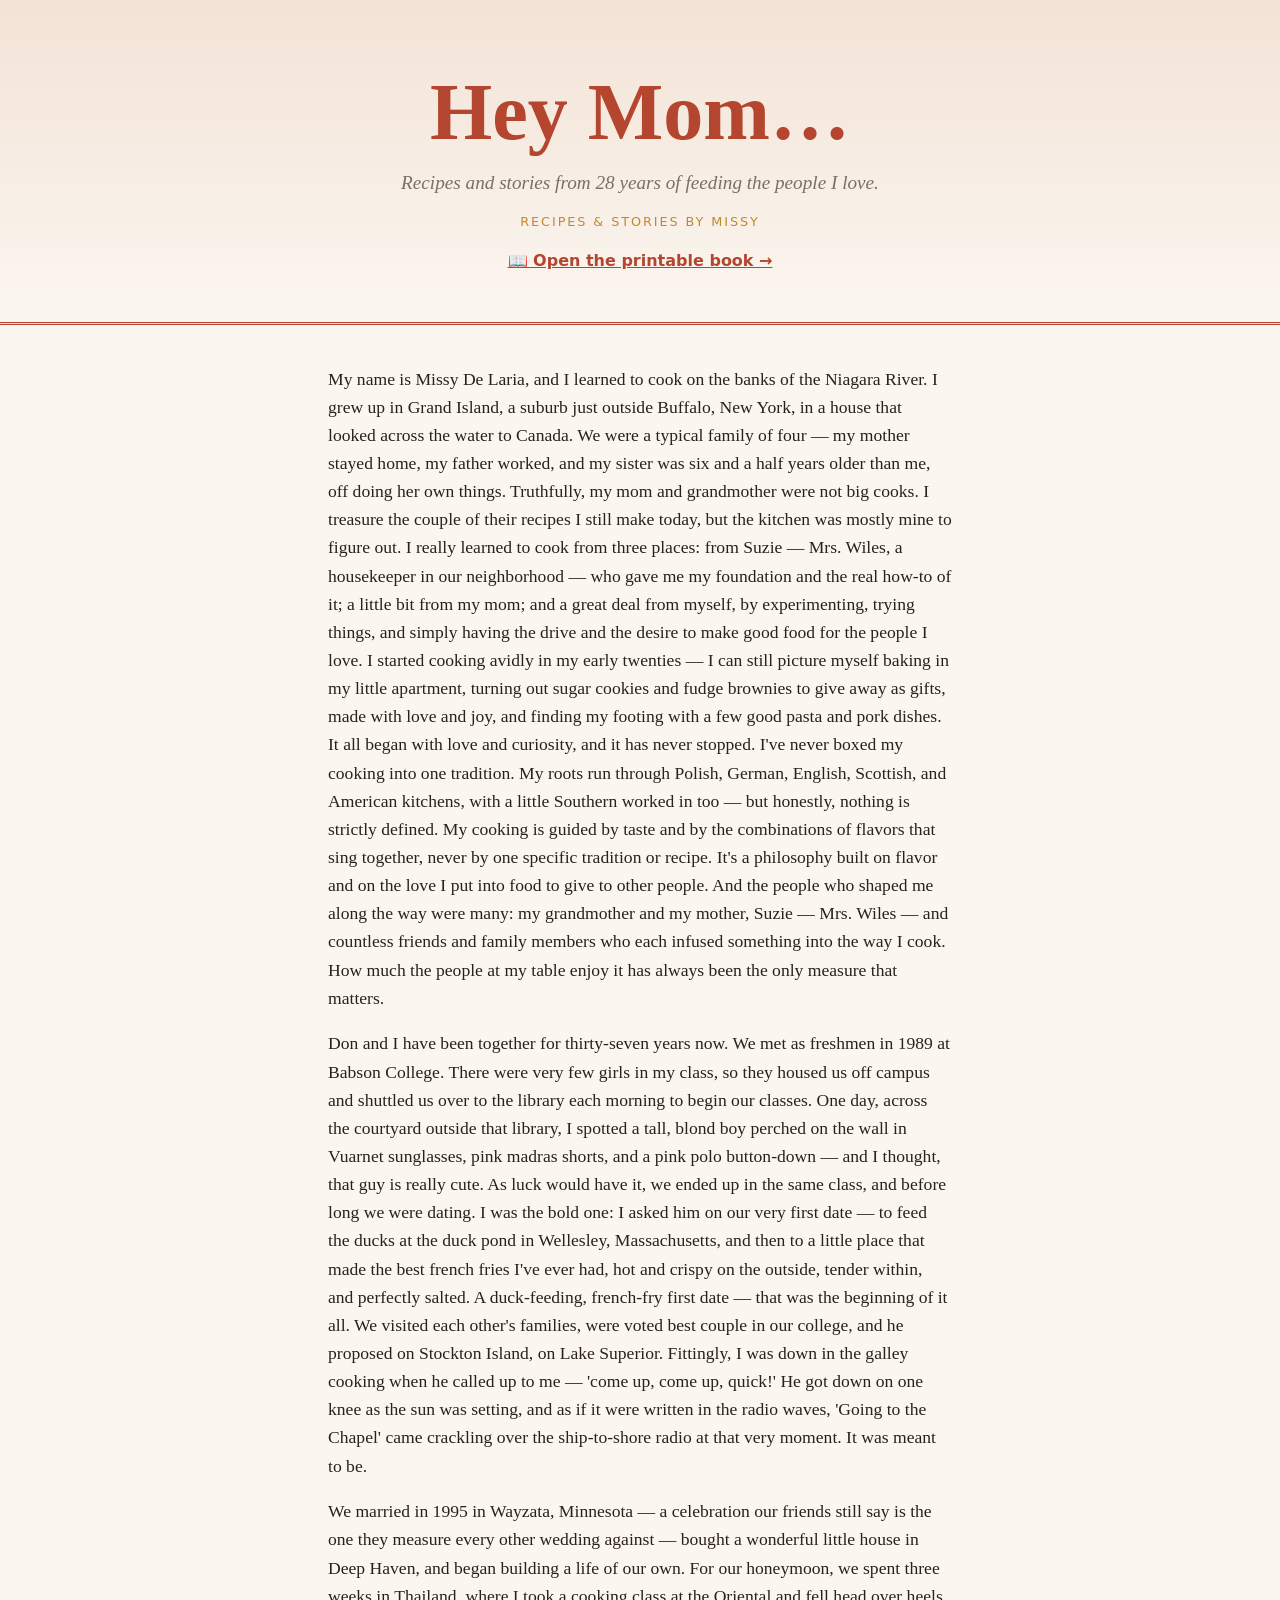
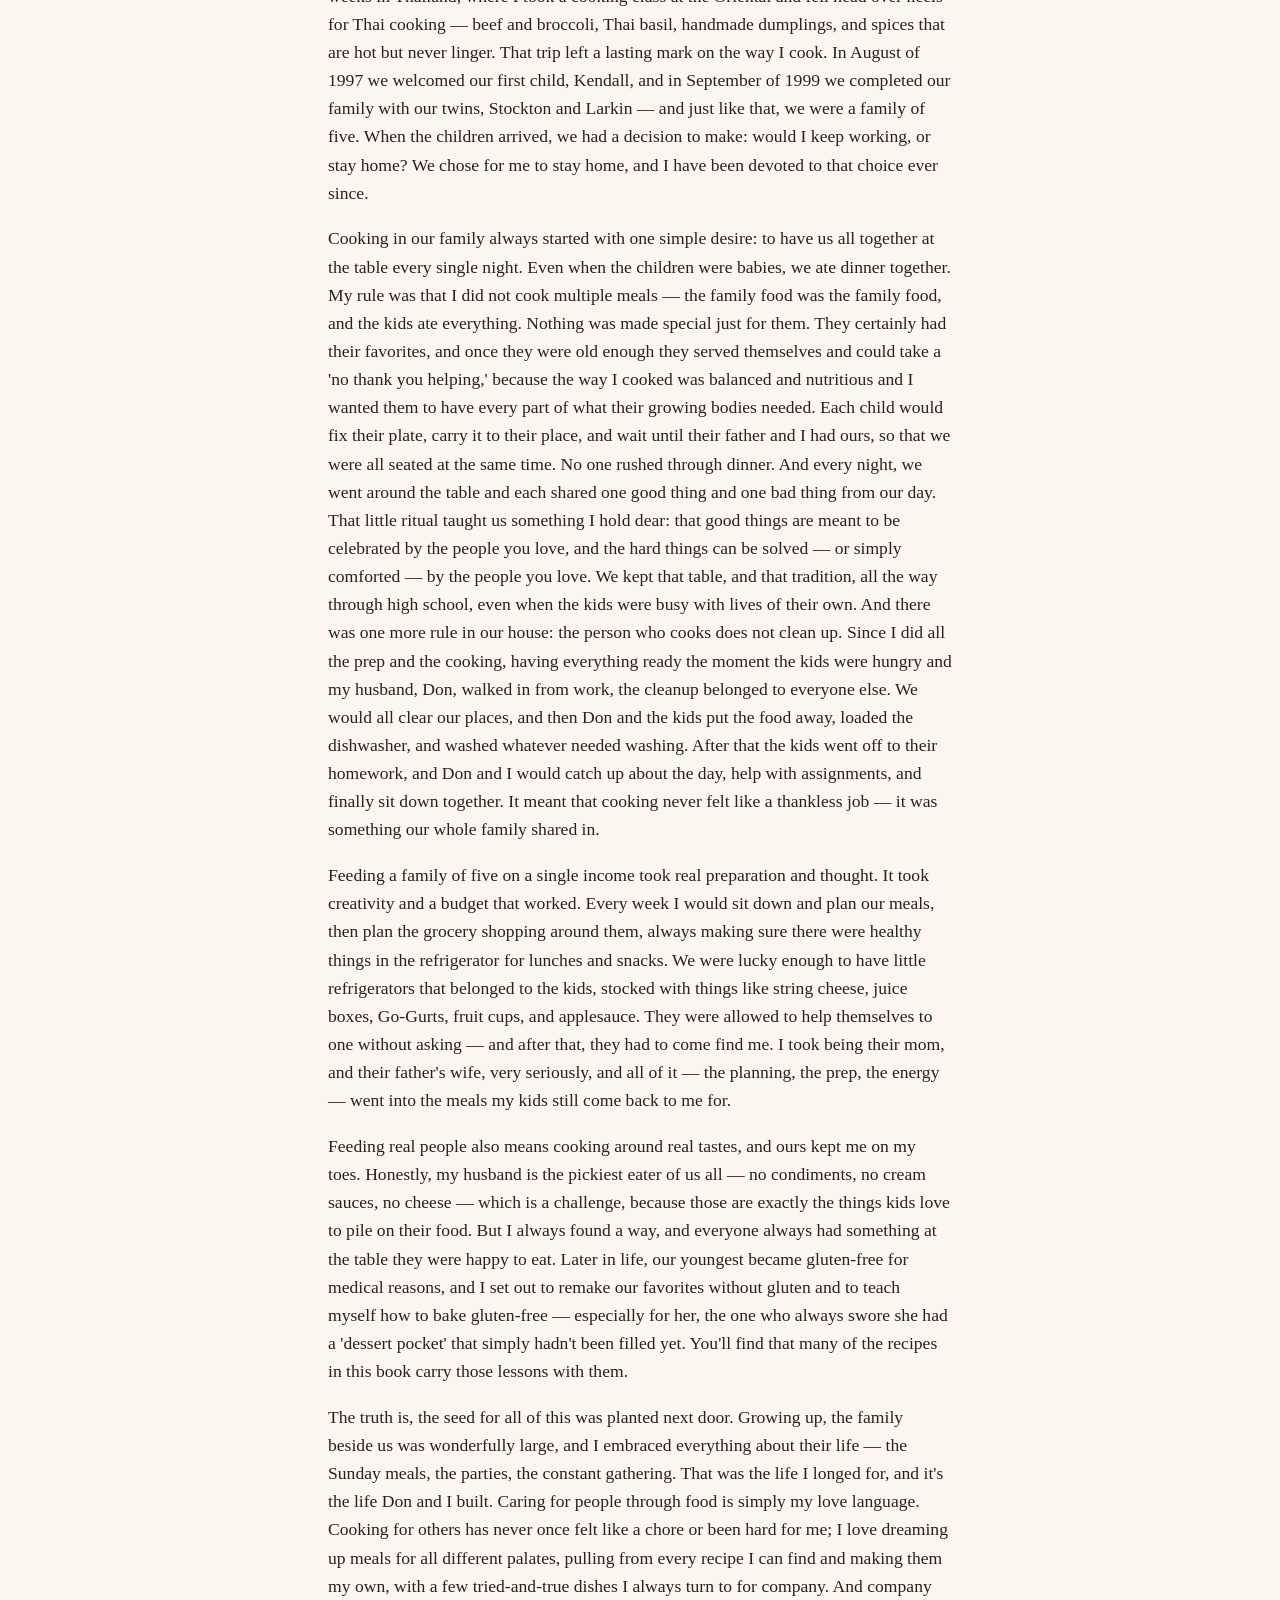
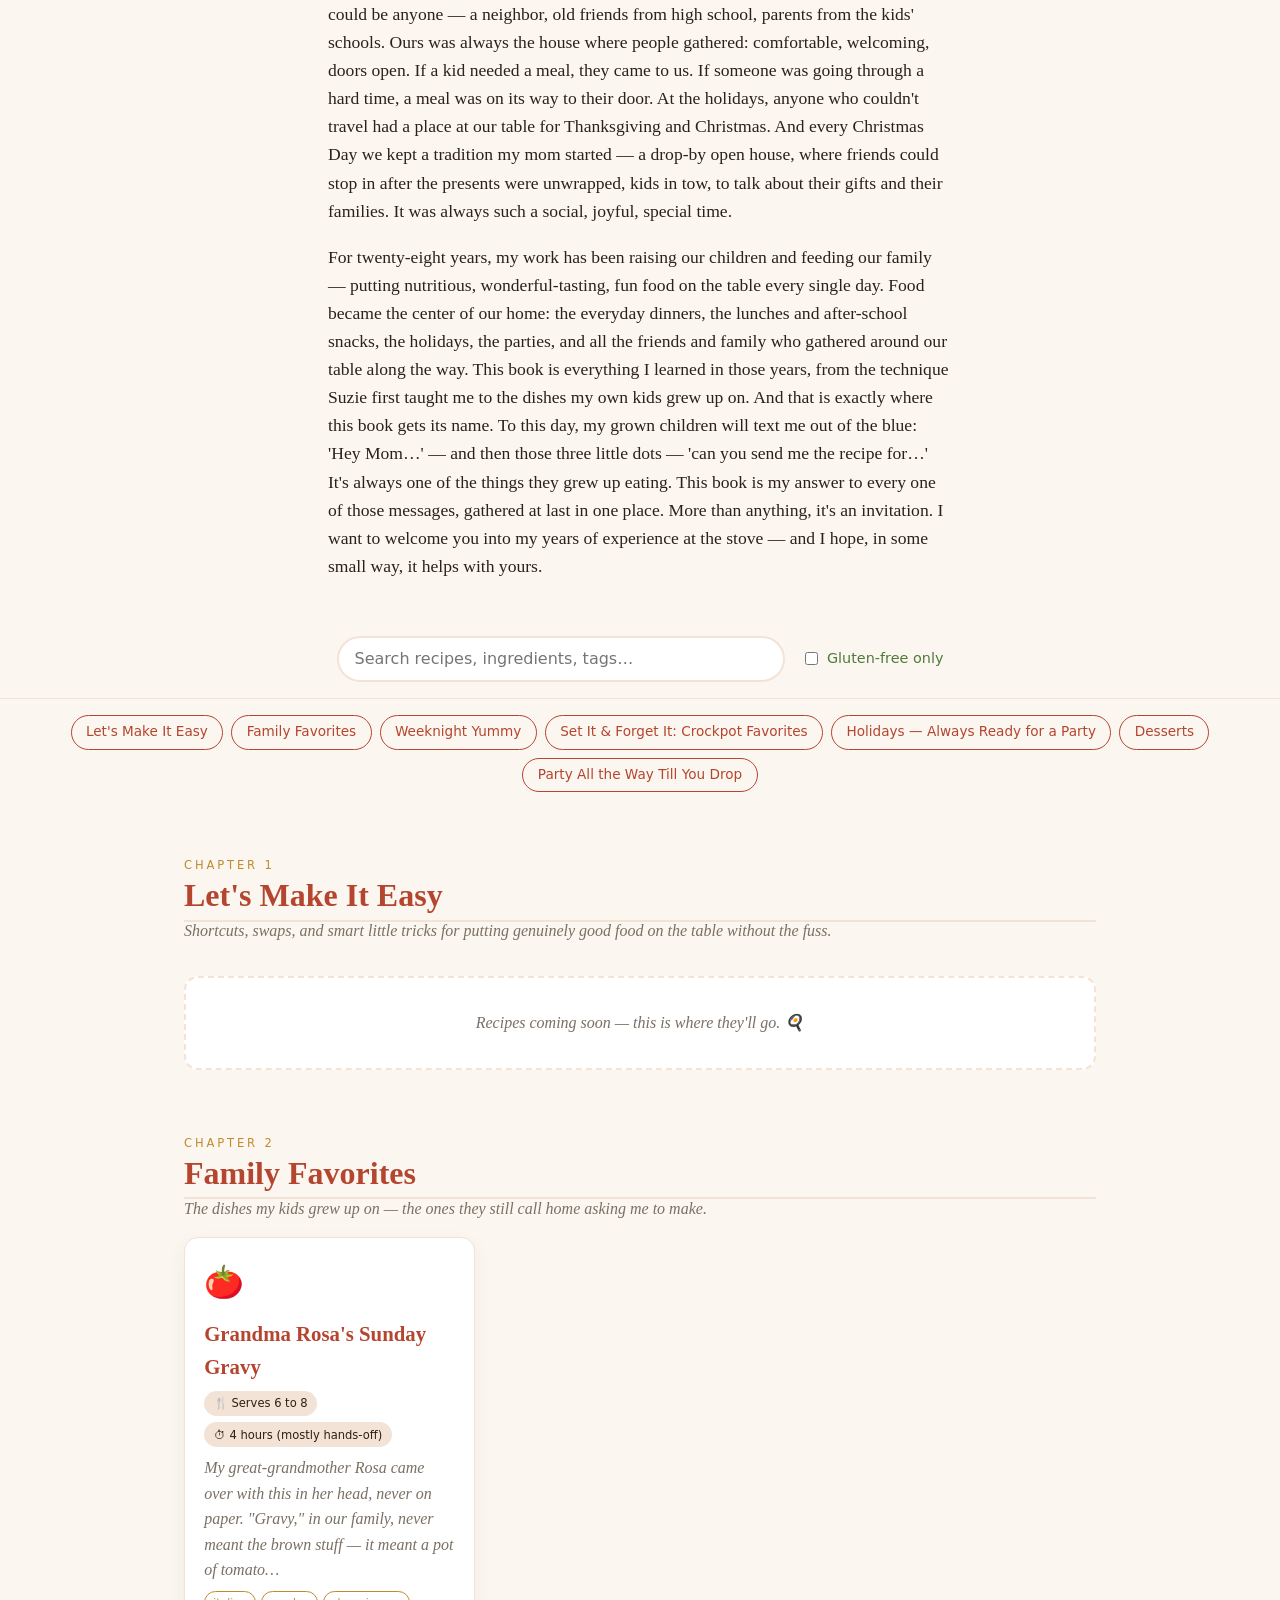
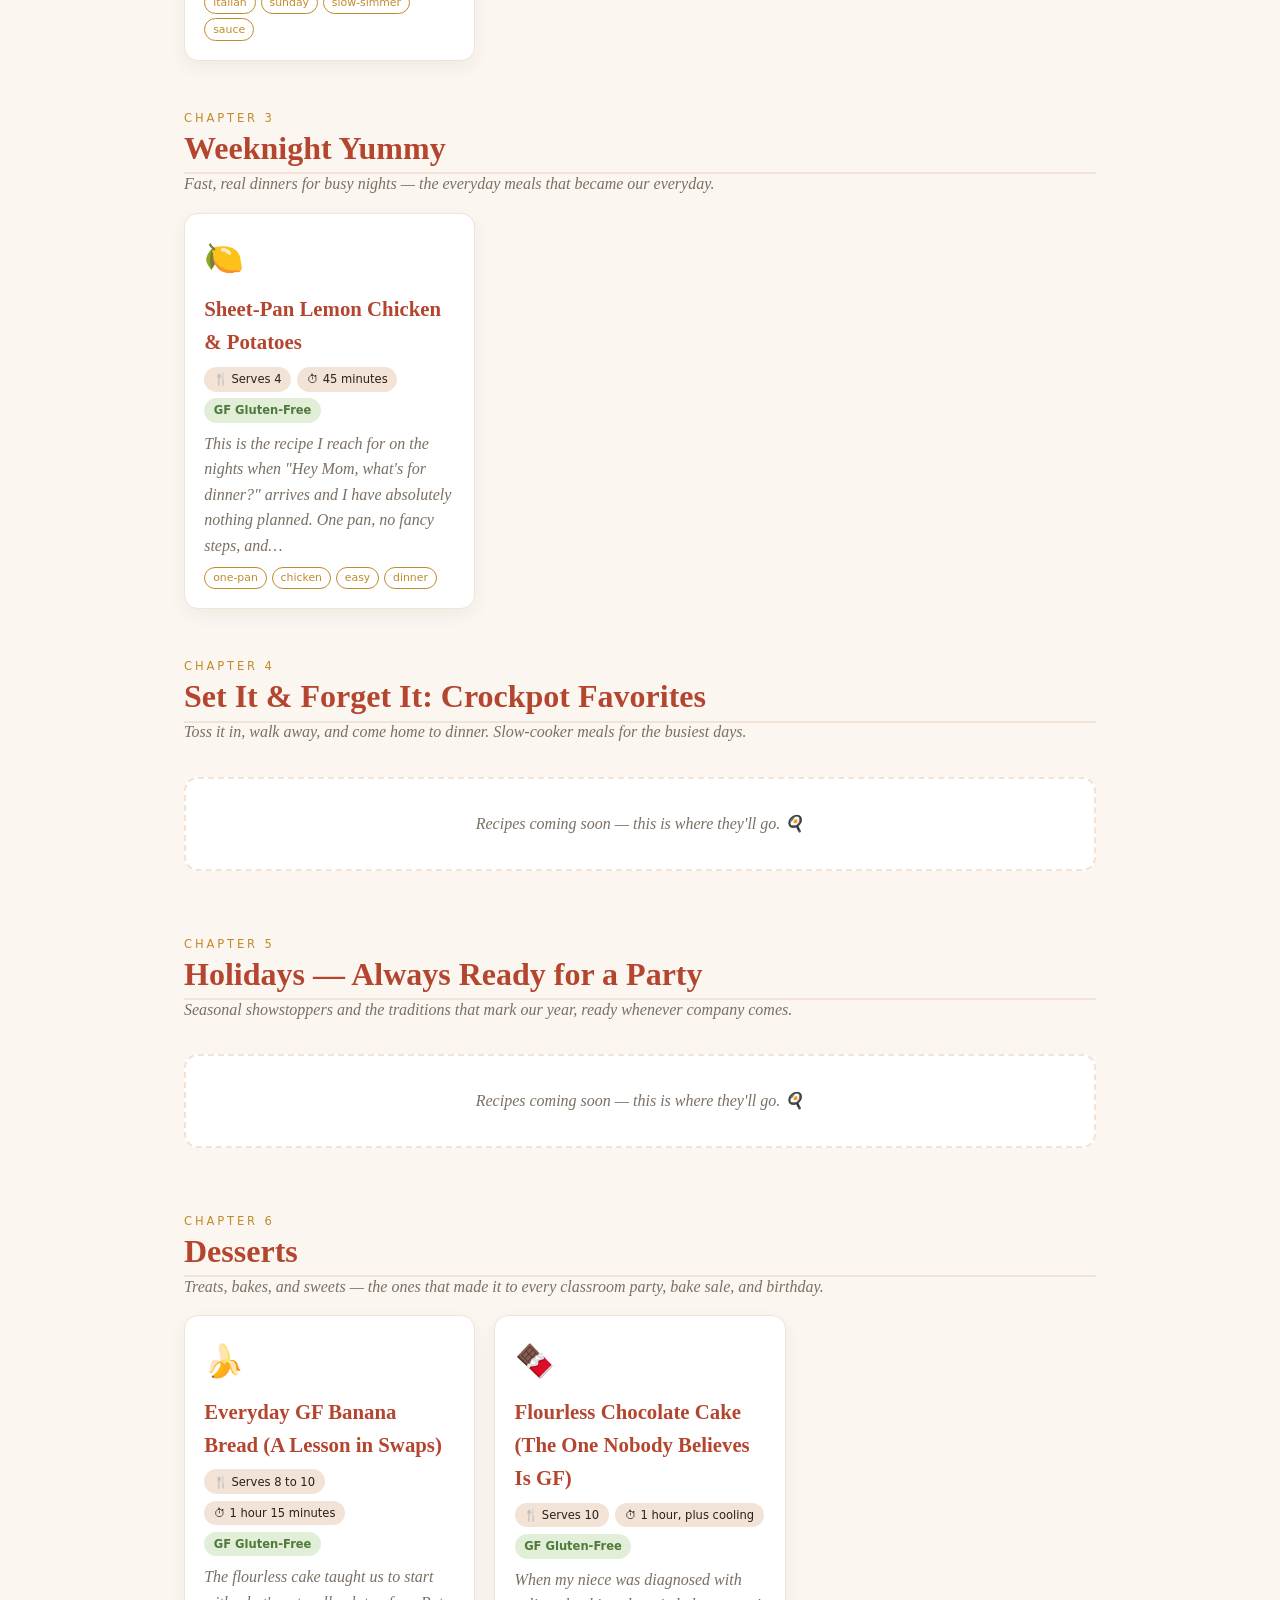
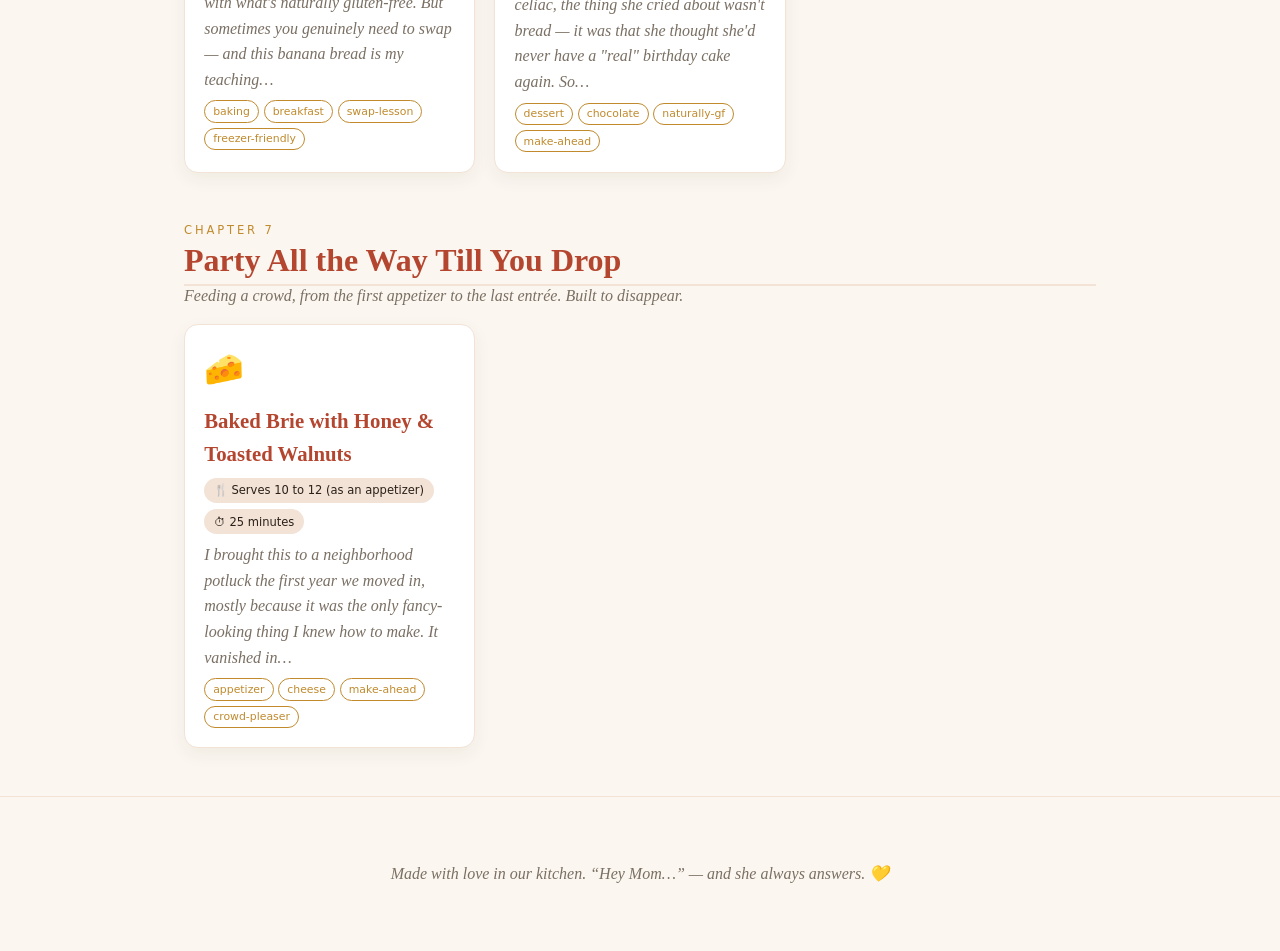
<file: docs/index.html>
<!DOCTYPE html>
<html lang="en">
<head>
<meta charset="utf-8">
<meta name="viewport" content="width=device-width, initial-scale=1">
<title>Hey Mom… — Recipes and stories from 28 years of feeding the people I love.</title>
<link rel="stylesheet" href="styles.css">
</head>
<body class="web">
<header class="hero">
  <h1>Hey Mom…</h1>
  <p class="subtitle">Recipes and stories from 28 years of feeding the people I love.</p>
  <p class="byline">recipes &amp; stories by Missy</p>
  <p class="print-link"><a href="book.html">📖 Open the printable book →</a></p>
</header>

<section class="intro"><p>My name is Missy De Laria, and I learned to cook on the banks of the Niagara River. I grew up in Grand Island, a suburb just outside Buffalo, New York, in a house that looked across the water to Canada. We were a typical family of four — my mother stayed home, my father worked, and my sister was six and a half years older than me, off doing her own things. Truthfully, my mom and grandmother were not big cooks. I treasure the couple of their recipes I still make today, but the kitchen was mostly mine to figure out. I really learned to cook from three places: from Suzie — Mrs. Wiles, a housekeeper in our neighborhood — who gave me my foundation and the real how-to of it; a little bit from my mom; and a great deal from myself, by experimenting, trying things, and simply having the drive and the desire to make good food for the people I love. I started cooking avidly in my early twenties — I can still picture myself baking in my little apartment, turning out sugar cookies and fudge brownies to give away as gifts, made with love and joy, and finding my footing with a few good pasta and pork dishes. It all began with love and curiosity, and it has never stopped. I&#x27;ve never boxed my cooking into one tradition. My roots run through Polish, German, English, Scottish, and American kitchens, with a little Southern worked in too — but honestly, nothing is strictly defined. My cooking is guided by taste and by the combinations of flavors that sing together, never by one specific tradition or recipe. It&#x27;s a philosophy built on flavor and on the love I put into food to give to other people. And the people who shaped me along the way were many: my grandmother and my mother, Suzie — Mrs. Wiles — and countless friends and family members who each infused something into the way I cook. How much the people at my table enjoy it has always been the only measure that matters.</p><p>Don and I have been together for thirty-seven years now. We met as freshmen in 1989 at Babson College. There were very few girls in my class, so they housed us off campus and shuttled us over to the library each morning to begin our classes. One day, across the courtyard outside that library, I spotted a tall, blond boy perched on the wall in Vuarnet sunglasses, pink madras shorts, and a pink polo button-down — and I thought, that guy is really cute. As luck would have it, we ended up in the same class, and before long we were dating. I was the bold one: I asked him on our very first date — to feed the ducks at the duck pond in Wellesley, Massachusetts, and then to a little place that made the best french fries I&#x27;ve ever had, hot and crispy on the outside, tender within, and perfectly salted. A duck-feeding, french-fry first date — that was the beginning of it all. We visited each other&#x27;s families, were voted best couple in our college, and he proposed on Stockton Island, on Lake Superior. Fittingly, I was down in the galley cooking when he called up to me — &#x27;come up, come up, quick!&#x27; He got down on one knee as the sun was setting, and as if it were written in the radio waves, &#x27;Going to the Chapel&#x27; came crackling over the ship-to-shore radio at that very moment. It was meant to be.</p><p>We married in 1995 in Wayzata, Minnesota — a celebration our friends still say is the one they measure every other wedding against — bought a wonderful little house in Deep Haven, and began building a life of our own. For our honeymoon, we spent three weeks in Thailand, where I took a cooking class at the Oriental and fell head over heels for Thai cooking — beef and broccoli, Thai basil, handmade dumplings, and spices that are hot but never linger. That trip left a lasting mark on the way I cook. In August of 1997 we welcomed our first child, Kendall, and in September of 1999 we completed our family with our twins, Stockton and Larkin — and just like that, we were a family of five. When the children arrived, we had a decision to make: would I keep working, or stay home? We chose for me to stay home, and I have been devoted to that choice ever since.</p><p>Cooking in our family always started with one simple desire: to have us all together at the table every single night. Even when the children were babies, we ate dinner together. My rule was that I did not cook multiple meals — the family food was the family food, and the kids ate everything. Nothing was made special just for them. They certainly had their favorites, and once they were old enough they served themselves and could take a &#x27;no thank you helping,&#x27; because the way I cooked was balanced and nutritious and I wanted them to have every part of what their growing bodies needed. Each child would fix their plate, carry it to their place, and wait until their father and I had ours, so that we were all seated at the same time. No one rushed through dinner. And every night, we went around the table and each shared one good thing and one bad thing from our day. That little ritual taught us something I hold dear: that good things are meant to be celebrated by the people you love, and the hard things can be solved — or simply comforted — by the people you love. We kept that table, and that tradition, all the way through high school, even when the kids were busy with lives of their own. And there was one more rule in our house: the person who cooks does not clean up. Since I did all the prep and the cooking, having everything ready the moment the kids were hungry and my husband, Don, walked in from work, the cleanup belonged to everyone else. We would all clear our places, and then Don and the kids put the food away, loaded the dishwasher, and washed whatever needed washing. After that the kids went off to their homework, and Don and I would catch up about the day, help with assignments, and finally sit down together. It meant that cooking never felt like a thankless job — it was something our whole family shared in.</p><p>Feeding a family of five on a single income took real preparation and thought. It took creativity and a budget that worked. Every week I would sit down and plan our meals, then plan the grocery shopping around them, always making sure there were healthy things in the refrigerator for lunches and snacks. We were lucky enough to have little refrigerators that belonged to the kids, stocked with things like string cheese, juice boxes, Go-Gurts, fruit cups, and applesauce. They were allowed to help themselves to one without asking — and after that, they had to come find me. I took being their mom, and their father&#x27;s wife, very seriously, and all of it — the planning, the prep, the energy — went into the meals my kids still come back to me for.</p><p>Feeding real people also means cooking around real tastes, and ours kept me on my toes. Honestly, my husband is the pickiest eater of us all — no condiments, no cream sauces, no cheese — which is a challenge, because those are exactly the things kids love to pile on their food. But I always found a way, and everyone always had something at the table they were happy to eat. Later in life, our youngest became gluten-free for medical reasons, and I set out to remake our favorites without gluten and to teach myself how to bake gluten-free — especially for her, the one who always swore she had a &#x27;dessert pocket&#x27; that simply hadn&#x27;t been filled yet. You&#x27;ll find that many of the recipes in this book carry those lessons with them.</p><p>The truth is, the seed for all of this was planted next door. Growing up, the family beside us was wonderfully large, and I embraced everything about their life — the Sunday meals, the parties, the constant gathering. That was the life I longed for, and it&#x27;s the life Don and I built. Caring for people through food is simply my love language. Cooking for others has never once felt like a chore or been hard for me; I love dreaming up meals for all different palates, pulling from every recipe I can find and making them my own, with a few tried-and-true dishes I always turn to for company. And company could be anyone — a neighbor, old friends from high school, parents from the kids&#x27; schools. Ours was always the house where people gathered: comfortable, welcoming, doors open. If a kid needed a meal, they came to us. If someone was going through a hard time, a meal was on its way to their door. At the holidays, anyone who couldn&#x27;t travel had a place at our table for Thanksgiving and Christmas. And every Christmas Day we kept a tradition my mom started — a drop-by open house, where friends could stop in after the presents were unwrapped, kids in tow, to talk about their gifts and their families. It was always such a social, joyful, special time.</p><p>For twenty-eight years, my work has been raising our children and feeding our family — putting nutritious, wonderful-tasting, fun food on the table every single day. Food became the center of our home: the everyday dinners, the lunches and after-school snacks, the holidays, the parties, and all the friends and family who gathered around our table along the way. This book is everything I learned in those years, from the technique Suzie first taught me to the dishes my own kids grew up on. And that is exactly where this book gets its name. To this day, my grown children will text me out of the blue: &#x27;Hey Mom…&#x27; — and then those three little dots — &#x27;can you send me the recipe for…&#x27; It&#x27;s always one of the things they grew up eating. This book is my answer to every one of those messages, gathered at last in one place. More than anything, it&#x27;s an invitation. I want to welcome you into my years of experience at the stove — and I hope, in some small way, it helps with yours.</p></section>

<div class="controls">
  <input type="search" id="search" placeholder="Search recipes, ingredients, tags…" aria-label="Search recipes">
  <label class="gf-toggle"><input type="checkbox" id="gf-only"> Gluten-free only</label>
</div>

<nav class="section-nav"><a href="#let-s-make-it-easy">Let&#x27;s Make It Easy</a><a href="#family-favorites">Family Favorites</a><a href="#weeknight-yummy">Weeknight Yummy</a><a href="#set-it-forget-it-crockpot-favorites">Set It &amp; Forget It: Crockpot Favorites</a><a href="#holidays-always-ready-for-a-party">Holidays — Always Ready for a Party</a><a href="#desserts">Desserts</a><a href="#party-all-the-way-till-you-drop">Party All the Way Till You Drop</a></nav>

<main>
<section class="sec-block" id="let-s-make-it-easy"><p class="chapter-no">Chapter 1</p><h2>Let&#x27;s Make It Easy</h2><p class="sec-blurb">Shortcuts, swaps, and smart little tricks for putting genuinely good food on the table without the fuss.</p><div class="card-grid"><p class="coming-soon">Recipes coming soon — this is where they'll go. 🍳</p></div></section><section class="sec-block" id="family-favorites"><p class="chapter-no">Chapter 2</p><h2>Family Favorites</h2><p class="sec-blurb">The dishes my kids grew up on — the ones they still call home asking me to make.</p><div class="card-grid"><details class="card" data-gf="false" data-search="grandma rosa&#x27;s sunday gravy family favorites italian sunday slow-simmer sauce comfort"><summary><span class="card-hero">🍅</span><span class="card-title">Grandma Rosa&#x27;s Sunday Gravy</span><span class="card-meta"><span class="meta-chip">🍴 Serves 6 to 8</span><span class="meta-chip">⏱ 4 hours (mostly hands-off)</span></span><span class="card-teaser">My great-grandmother Rosa came over with this in her head, never on paper. &quot;Gravy,&quot; in our family, never meant the brown stuff — it meant a pot of tomato…</span><span class="tag-row"><span class="tag">italian</span><span class="tag">sunday</span><span class="tag">slow-simmer</span><span class="tag">sauce</span></span></summary><div class="card-body"><div class="story"><p>My great-grandmother Rosa came over with this in her head, never on paper. &quot;Gravy,&quot; in our family, never meant the brown stuff — it meant a pot of tomato sauce simmering with meat from before church until after. The whole house smelled like Sunday. The rule she gave my mother, who gave it to me, was this: never rush the gravy, and always taste it with bread you&#x27;ve torn, not cut. I have no idea why the bread has to be torn. I do it anyway.</p></div><div class="cook"><div class="ingredients"><h3>Ingredients</h3><ul><li>2 tablespoons olive oil</li><li>1 lb pork spare ribs or a pork shoulder chunk</li><li>6 Italian sausages</li><li>1 onion, finely chopped</li><li>4 cloves garlic, minced</li><li>2 tablespoons tomato paste</li><li>2 (28 oz) cans whole peeled tomatoes, crushed by hand</li><li>1 cup water (swirl it in the cans to get every bit)</li><li>2 teaspoons salt, plus more to taste</li><li>A small handful of fresh basil</li><li>A pinch of sugar, only if the tomatoes are sharp</li></ul></div><div class="steps"><h3>Steps</h3><ol><li>Heat the oil in a heavy pot. Brown the pork and sausage on all sides, then set them aside. Don&#x27;t crowd the pot.</li><li>Lower the heat. Cook the onion in the drippings until soft and golden, about 8 minutes, then add the garlic for one more minute.</li><li>Stir in the tomato paste and let it darken for a minute or two — this is where the deep flavor hides.</li><li>Add the crushed tomatoes, the swirl water, and the salt. Return the meat to the pot.</li><li>Bring to a bare bubble, then drop to the lowest simmer. Partly cover and cook 3 to 4 hours, stirring now and then so the bottom doesn&#x27;t catch.</li><li>Pull the meat out, tear the basil in, taste, and adjust salt (and that pinch of sugar if needed). Serve the sauce over pasta and the meat on a platter alongside.</li></ol></div></div><div class="make-your-own"><h3>✨ Make It Your Own</h3><ul><li>No pork? Use beef short ribs, meatballs, or skip the meat entirely and add mushrooms for body.</li><li>Want it weeknight-fast? Brown just the sausage, skip the long braise, and simmer 45 minutes.</li><li>We like it smooth; my sister likes it chunky. Blend half, or none, to your taste.</li><li>A parmesan rind dropped in while it simmers adds a savory depth that&#x27;s hard to name and easy to love.</li></ul></div><div class="notes"><h3>Notes</h3><p>This freezes beautifully. I make a double batch and freeze flat in bags so a Sunday dinner is never more than a reheat away.</p></div></div></details></div></section><section class="sec-block" id="weeknight-yummy"><p class="chapter-no">Chapter 3</p><h2>Weeknight Yummy</h2><p class="sec-blurb">Fast, real dinners for busy nights — the everyday meals that became our everyday.</p><div class="card-grid"><details class="card" data-gf="true" data-search="sheet-pan lemon chicken &amp; potatoes weeknight yummy one-pan chicken easy dinner kid-friendly"><summary><span class="card-hero">🍋</span><span class="card-title">Sheet-Pan Lemon Chicken &amp; Potatoes</span><span class="card-meta"><span class="meta-chip">🍴 Serves 4</span><span class="meta-chip">⏱ 45 minutes</span><span class="meta-chip gf">GF Gluten-Free</span></span><span class="card-teaser">This is the recipe I reach for on the nights when &quot;Hey Mom, what&#x27;s for dinner?&quot; arrives and I have absolutely nothing planned. One pan, no fancy steps, and…</span><span class="tag-row"><span class="tag">one-pan</span><span class="tag">chicken</span><span class="tag">easy</span><span class="tag">dinner</span></span></summary><div class="card-body"><div class="story"><p>This is the recipe I reach for on the nights when &quot;Hey Mom, what&#x27;s for dinner?&quot; arrives and I have absolutely nothing planned. One pan, no fancy steps, and the oven does the work while I referee homework. It has saved more weeknights than I can count, and it tastes like I tried much harder than I did.</p></div><div class="cook"><div class="ingredients"><h3>Ingredients</h3><ul><li>6 bone-in, skin-on chicken thighs</li><li>1.5 lbs baby potatoes, halved</li><li>1 lemon (half juiced, half sliced into thin rounds)</li><li>3 tablespoons olive oil</li><li>4 cloves garlic, smashed</li><li>1 teaspoon dried oregano</li><li>1 teaspoon salt</li><li>Plenty of black pepper</li><li>A handful of fresh parsley, chopped, to finish</li></ul></div><div class="steps"><h3>Steps</h3><ol><li>Heat the oven to 425°F (220°C).</li><li>On a large sheet pan, toss the potatoes with 2 tablespoons oil, half the garlic, salt, and pepper. Push them to the edges.</li><li>Rub the chicken with the remaining oil, oregano, lemon juice, salt, and pepper. Nestle it skin-side up in the middle, tuck the lemon slices and remaining garlic around it.</li><li>Roast 35 to 40 minutes, until the chicken reads 175°F and the skin is crisp and the potatoes are tender.</li><li>Scatter parsley over the top and bring the whole pan to the table.</li></ol></div></div><div class="make-your-own"><h3>✨ Make It Your Own</h3><ul><li>Swap the potatoes for any sturdy vegetable — carrots, fennel, green beans (add green beans in the last 15 minutes so they don&#x27;t shrivel).</li><li>Boneless thighs work too; just check them at 25 minutes.</li><li>Make it Greek with a handful of olives and a crumble of feta at the end, or Moroccan with a teaspoon of cumin and a pinch of cinnamon.</li><li>This is already gluten-free — serve it with crusty bread only if your table can have it.</li></ul></div><div class="notes"><h3>Notes</h3><p>The lemon slices get a little crispy and caramelized in the oven. The kids fight over them. Make extra.</p></div></div></details></div></section><section class="sec-block" id="set-it-forget-it-crockpot-favorites"><p class="chapter-no">Chapter 4</p><h2>Set It &amp; Forget It: Crockpot Favorites</h2><p class="sec-blurb">Toss it in, walk away, and come home to dinner. Slow-cooker meals for the busiest days.</p><div class="card-grid"><p class="coming-soon">Recipes coming soon — this is where they'll go. 🍳</p></div></section><section class="sec-block" id="holidays-always-ready-for-a-party"><p class="chapter-no">Chapter 5</p><h2>Holidays — Always Ready for a Party</h2><p class="sec-blurb">Seasonal showstoppers and the traditions that mark our year, ready whenever company comes.</p><div class="card-grid"><p class="coming-soon">Recipes coming soon — this is where they'll go. 🍳</p></div></section><section class="sec-block" id="desserts"><p class="chapter-no">Chapter 6</p><h2>Desserts</h2><p class="sec-blurb">Treats, bakes, and sweets — the ones that made it to every classroom party, bake sale, and birthday.</p><div class="card-grid"><details class="card" data-gf="true" data-search="everyday gf banana bread (a lesson in swaps) desserts baking breakfast swap-lesson freezer-friendly kid-friendly"><summary><span class="card-hero">🍌</span><span class="card-title">Everyday GF Banana Bread (A Lesson in Swaps)</span><span class="card-meta"><span class="meta-chip">🍴 Serves 8 to 10</span><span class="meta-chip">⏱ 1 hour 15 minutes</span><span class="meta-chip gf">GF Gluten-Free</span></span><span class="card-teaser">The flourless cake taught us to start with what&#x27;s naturally gluten-free. But sometimes you genuinely need to swap — and this banana bread is my teaching…</span><span class="tag-row"><span class="tag">baking</span><span class="tag">breakfast</span><span class="tag">swap-lesson</span><span class="tag">freezer-friendly</span></span></summary><div class="card-body"><div class="story"><p>The flourless cake taught us to start with what&#x27;s naturally gluten-free. But sometimes you genuinely need to swap — and this banana bread is my teaching loaf for exactly that. The secret isn&#x27;t one magic flour; it&#x27;s understanding what gluten <em>did</em> in the original recipe (it gave structure and a little chew) and replacing that job, not just the flour. A good 1:1 GF blend that already contains xanthan gum does most of the work. The rest is a few small habits. Once you learn them here, you can convert almost any quick bread, muffin, or pancake in your old recipe box.</p></div><div class="cook"><div class="ingredients"><h3>Ingredients</h3><ul><li>3 very ripe bananas, mashed (the browner, the better)</li><li>1/3 cup melted butter or neutral oil</li><li>3/4 cup brown sugar</li><li>2 large eggs</li><li>1 teaspoon vanilla</li><li>1 3/4 cups gluten-free 1:1 baking flour (one that includes xanthan gum)</li><li>1 teaspoon baking soda</li><li>1/2 teaspoon salt</li><li>1/2 teaspoon cinnamon</li></ul></div><div class="steps"><h3>Steps</h3><ol><li>Heat the oven to 350°F (175°C) and line a loaf pan with parchment.</li><li>Mash the bananas in a big bowl, then stir in the melted butter, brown sugar, eggs, and vanilla.</li><li>Add the GF flour, baking soda, salt, and cinnamon. Stir just until no dry streaks remain — GF batters don&#x27;t get tough, but overmixing still makes them gummy.</li><li><strong>The key teaching:</strong> let the batter rest 10 to 15 minutes before baking. This lets the GF starches hydrate, which is the difference between gritty and tender.</li><li>Pour into the pan and bake 55 to 65 minutes, until a toothpick comes out clean. GF loaves often need a few extra minutes — trust the toothpick, not the clock.</li><li>Cool in the pan 15 minutes, then lift out and cool fully before slicing (slicing warm GF bread makes it crumble).</li></ol></div></div><div class="make-your-own"><h3>✨ Make It Your Own</h3><ul><li><strong>The swap lesson, generalized:</strong> to convert one of your own quick breads, replace the wheat flour 1:1 with a GF blend, add a 10-minute batter rest, and expect a slightly longer bake. That&#x27;s 90% of it.</li><li>Fold in chocolate chips, walnuts, or blueberries.</li><li>No GF blend on hand? A mix of 1 cup oat flour + 3/4 cup almond flour works, though the crumb is denser.</li><li>Make it dairy-free with oil, and confirm your oats/flours are certified GF if needed.</li></ul></div><div class="notes"><h3>Notes</h3><p>Slices freeze perfectly. I wrap them individually so a GF breakfast is one toaster-cycle away on a busy morning.</p></div></div></details><details class="card" data-gf="true" data-search="flourless chocolate cake (the one nobody believes is gf) desserts dessert chocolate naturally-gf make-ahead celebration"><summary><span class="card-hero">🍫</span><span class="card-title">Flourless Chocolate Cake (The One Nobody Believes Is GF)</span><span class="card-meta"><span class="meta-chip">🍴 Serves 10</span><span class="meta-chip">⏱ 1 hour, plus cooling</span><span class="meta-chip gf">GF Gluten-Free</span></span><span class="card-teaser">When my niece was diagnosed with celiac, the thing she cried about wasn&#x27;t bread — it was that she thought she&#x27;d never have a &quot;real&quot; birthday cake again. So…</span><span class="tag-row"><span class="tag">dessert</span><span class="tag">chocolate</span><span class="tag">naturally-gf</span><span class="tag">make-ahead</span></span></summary><div class="card-body"><div class="story"><p>When my niece was diagnosed with celiac, the thing she cried about wasn&#x27;t bread — it was that she thought she&#x27;d never have a &quot;real&quot; birthday cake again. So I went looking, and I learned the most freeing lesson in gluten-free baking: the best GF desserts often aren&#x27;t substitutes at all. This cake never had flour to begin with. She blew out the candles, took one bite, and said &quot;this is better.&quot; It is. This is the first of my gluten-free teachings: start with what&#x27;s naturally gluten-free before you reach for a swap.</p></div><div class="cook"><div class="ingredients"><h3>Ingredients</h3><ul><li>8 oz good dark chocolate (70%), chopped</li><li>1 cup (2 sticks) unsalted butter</li><li>1 1/4 cups granulated sugar</li><li>1/2 teaspoon salt</li><li>1 tablespoon vanilla extract</li><li>6 large eggs</li><li>1 cup unsweetened cocoa powder, plus more for dusting</li></ul></div><div class="steps"><h3>Steps</h3><ol><li>Heat the oven to 350°F (175°C). Butter a 9-inch springform pan and line the bottom with parchment.</li><li>Melt the chocolate and butter together gently — a double boiler or short microwave bursts — and stir smooth.</li><li>Whisk in the sugar, salt, and vanilla. Let it cool for a couple of minutes so it doesn&#x27;t cook the eggs.</li><li>Whisk in the eggs one at a time until the batter is glossy, then sift in the cocoa and fold just until combined.</li><li>Pour into the pan and bake 35 to 40 minutes, until the top is set with a thin crust and the center is just barely firm.</li><li>Cool completely in the pan, then dust with cocoa. It&#x27;s even better the next day.</li></ol></div></div><div class="make-your-own"><h3>✨ Make It Your Own</h3><ul><li>A teaspoon of espresso powder deepens the chocolate without tasting like coffee.</li><li>Add the grated zest of an orange, or a pinch of cinnamon and cayenne for a Mexican-chocolate version.</li><li>Serve with whipped cream and raspberries, or a scoop of ice cream for the kids.</li><li>Naturally gluten-free already — just confirm your cocoa and chocolate are certified GF if cross-contamination is a concern.</li></ul></div><div class="notes"><h3>Notes</h3><p>A clean knife wiped between slices gives those bakery-perfect wedges. Warm the knife under hot water for the cleanest cut.</p></div></div></details></div></section><section class="sec-block" id="party-all-the-way-till-you-drop"><p class="chapter-no">Chapter 7</p><h2>Party All the Way Till You Drop</h2><p class="sec-blurb">Feeding a crowd, from the first appetizer to the last entrée. Built to disappear.</p><div class="card-grid"><details class="card" data-gf="false" data-search="baked brie with honey &amp; toasted walnuts party all the way till you drop appetizer cheese make-ahead crowd-pleaser holiday"><summary><span class="card-hero">🧀</span><span class="card-title">Baked Brie with Honey &amp; Toasted Walnuts</span><span class="card-meta"><span class="meta-chip">🍴 Serves 10 to 12 (as an appetizer)</span><span class="meta-chip">⏱ 25 minutes</span></span><span class="card-teaser">I brought this to a neighborhood potluck the first year we moved in, mostly because it was the only fancy-looking thing I knew how to make. It vanished in…</span><span class="tag-row"><span class="tag">appetizer</span><span class="tag">cheese</span><span class="tag">make-ahead</span><span class="tag">crowd-pleaser</span></span></summary><div class="card-body"><div class="story"><p>I brought this to a neighborhood potluck the first year we moved in, mostly because it was the only fancy-looking thing I knew how to make. It vanished in about nine minutes, and three people asked for the recipe before I had my coat off. It has been my &quot;introduce myself to new people&quot; dish ever since. It looks like effort; it is barely any.</p></div><div class="cook"><div class="ingredients"><h3>Ingredients</h3><ul><li>1 wheel of brie (8 to 12 oz)</li><li>1/3 cup honey</li><li>1/2 cup walnuts, roughly chopped</li><li>2 tablespoons dried cranberries</li><li>A sprig of fresh rosemary, leaves chopped</li><li>Crackers, sliced baguette, and apple slices, to serve</li></ul></div><div class="steps"><h3>Steps</h3><ol><li>Heat the oven to 350°F (175°C). Place the brie on a parchment-lined baking dish (or a small cast-iron skillet for drama).</li><li>Bake 12 to 15 minutes, until the center gives way when you press it gently — soft but not collapsed.</li><li>While it bakes, toast the walnuts in a dry pan until fragrant, about 4 minutes.</li><li>Move the warm brie to a serving board. Drizzle with honey, then pile on the walnuts, cranberries, and rosemary.</li><li>Serve immediately with crackers, bread, and apple slices for dipping and scooping.</li></ol></div></div><div class="make-your-own"><h3>✨ Make It Your Own</h3><ul><li>For a gluten-free spread, serve with seed crackers, apple and pear slices, and cucumber rounds instead of bread.</li><li>Swap the topping with the seasons: figs and balsamic in late summer, hot pepper jelly for a kick, or brown sugar and pecans for a dessert-y version.</li><li>Wrap the whole wheel in puff pastry before baking if you want the showstopper version (not gluten-free).</li></ul></div><div class="notes"><h3>Notes</h3><p>You can assemble the toppings ahead and bake the brie right as guests arrive. Warm cheese waits for no one — serve it the moment it hits the board.</p></div></div></details></div></section>
<p class="no-results" id="no-results" hidden>No recipes match that search yet. Try fewer words.</p>
</main>

<footer>
  <p>Made with love in our kitchen. “Hey Mom…” — and she always answers. 💛</p>
</footer>

<script>
const search = document.getElementById('search');
const gfOnly = document.getElementById('gf-only');
const cards = Array.from(document.querySelectorAll('.card'));
const blocks = Array.from(document.querySelectorAll('.sec-block'));
const noResults = document.getElementById('no-results');

function applyFilters() {
  const q = search.value.trim().toLowerCase();
  const gf = gfOnly.checked;
  let visible = 0;
  cards.forEach(card => {
    const matchesText = !q || card.dataset.search.includes(q);
    const matchesGf = !gf || card.dataset.gf === 'true';
    const show = matchesText && matchesGf;
    card.hidden = !show;
    if (show) visible++;
  });
  blocks.forEach(block => {
    const any = block.querySelectorAll('.card:not([hidden])').length > 0;
    block.hidden = !any;
  });
  noResults.hidden = visible !== 0;
}

search.addEventListener('input', applyFilters);
gfOnly.addEventListener('change', applyFilters);
</script>
</body>
</html>
</file>
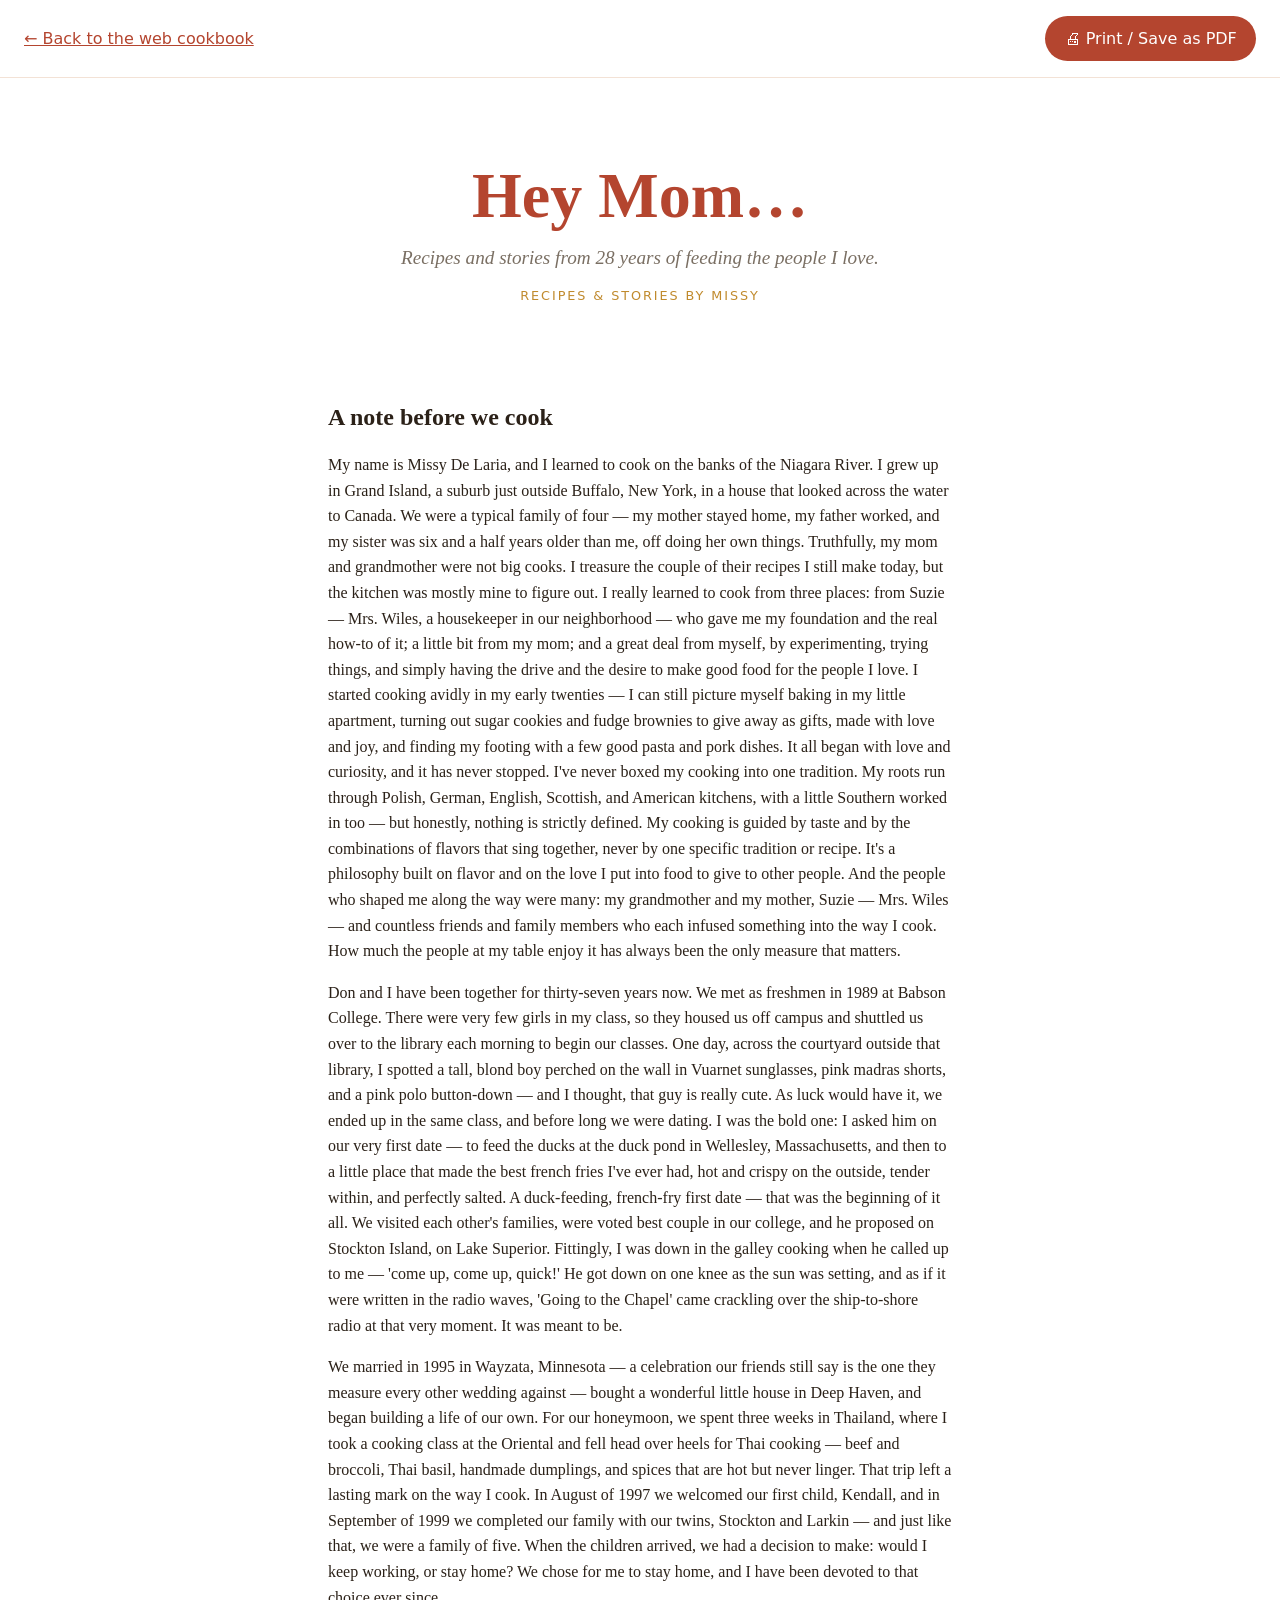
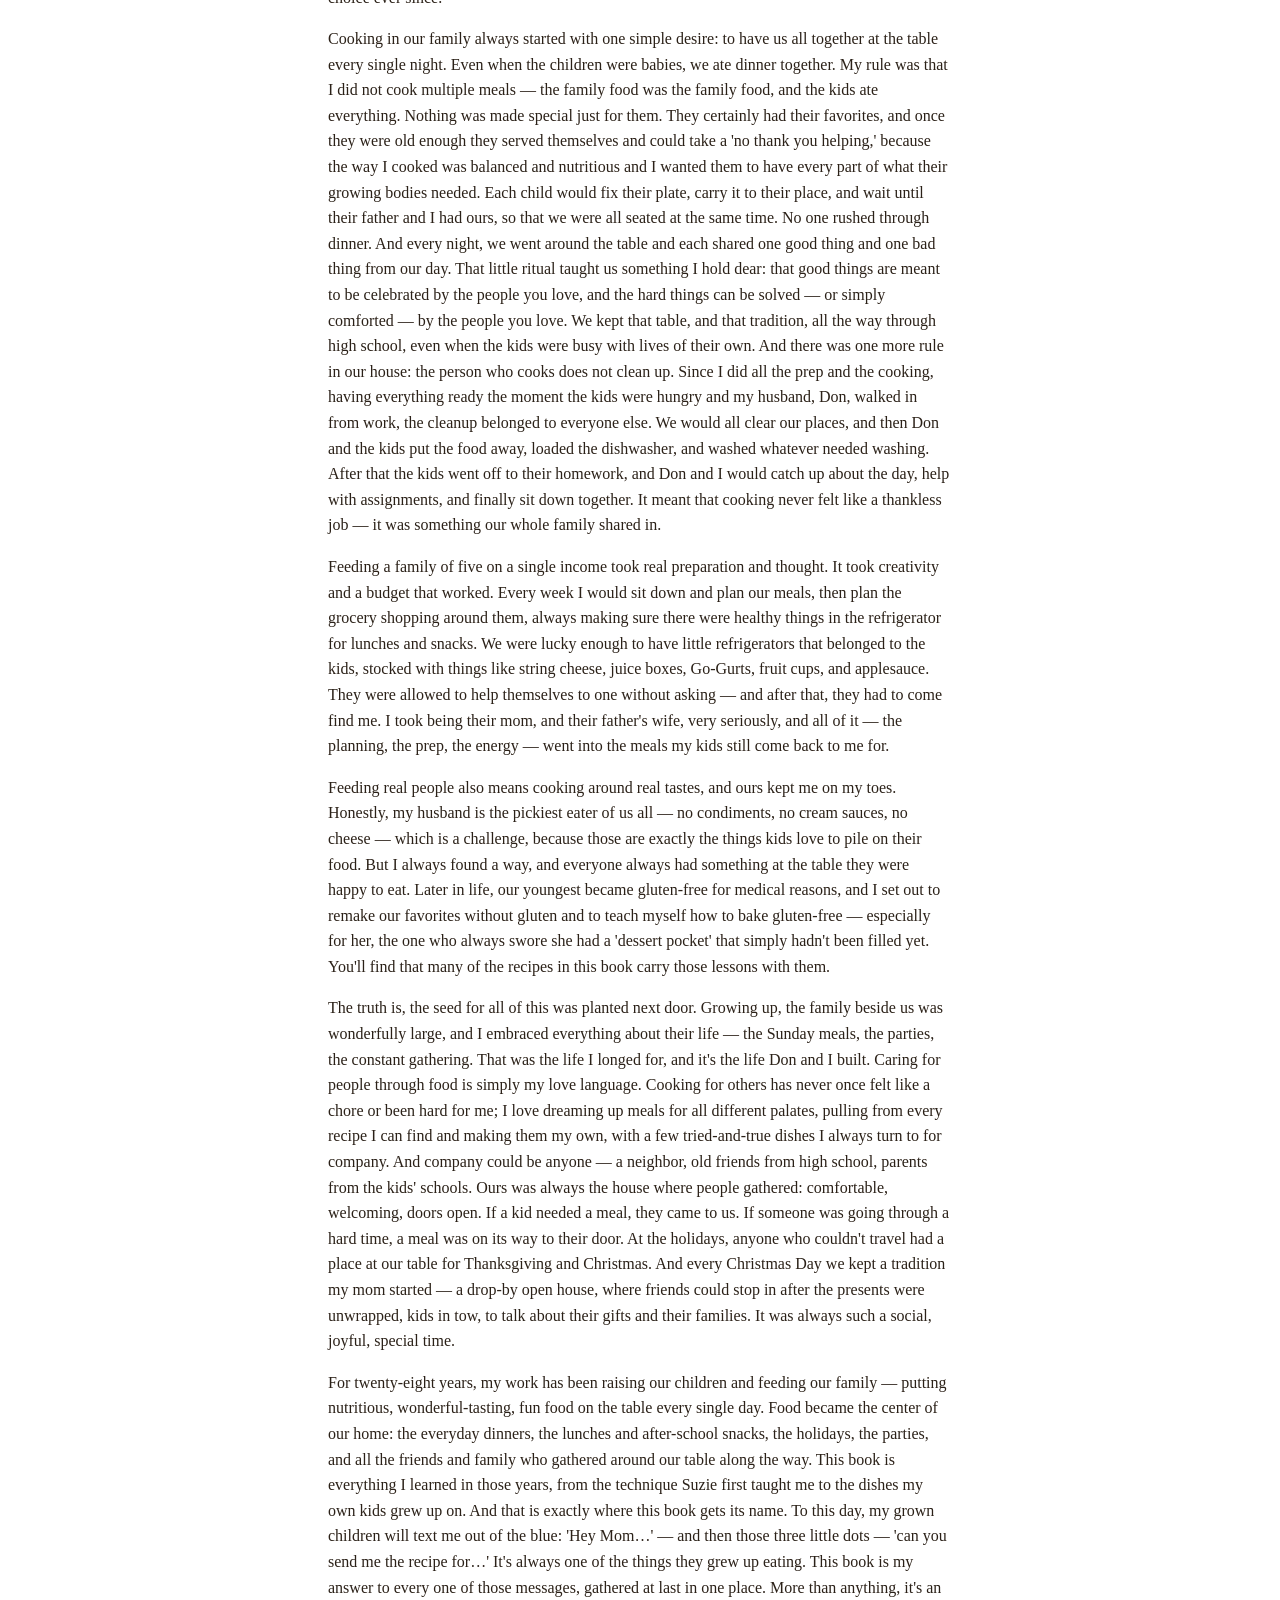
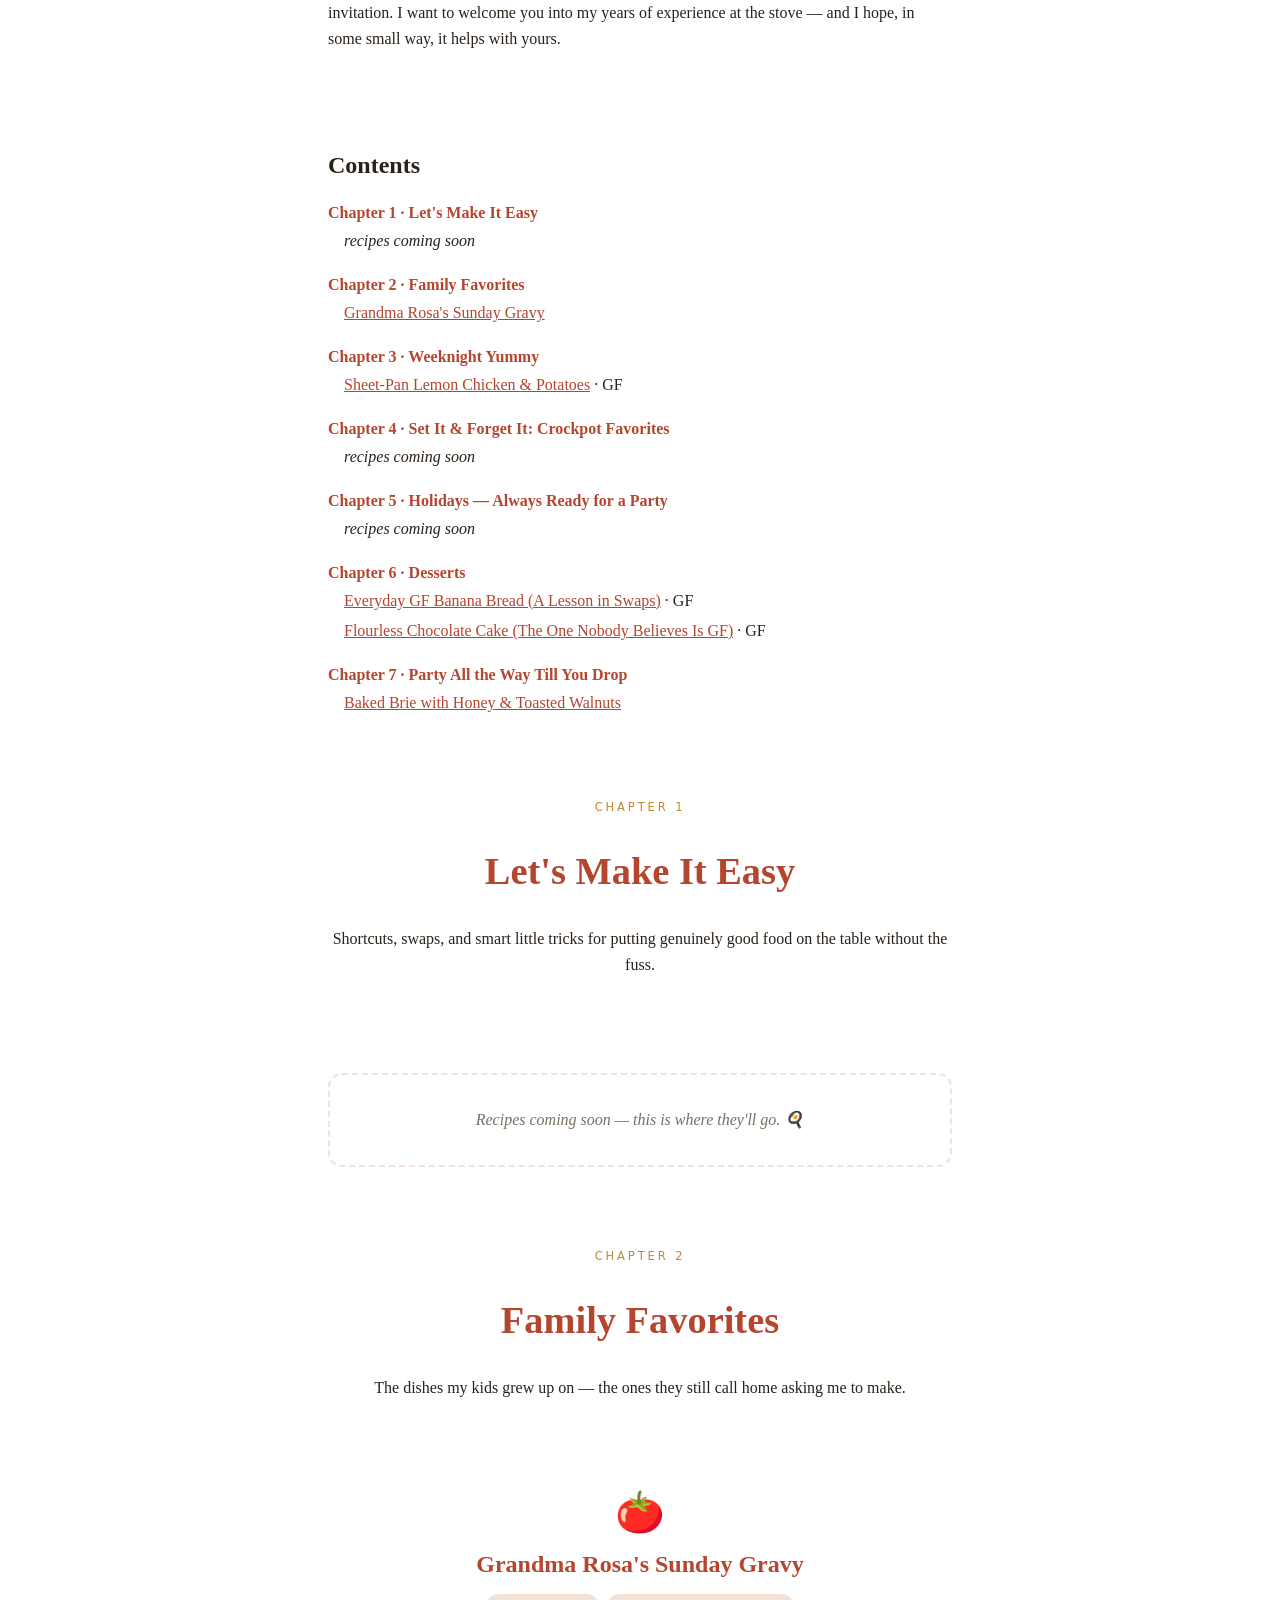
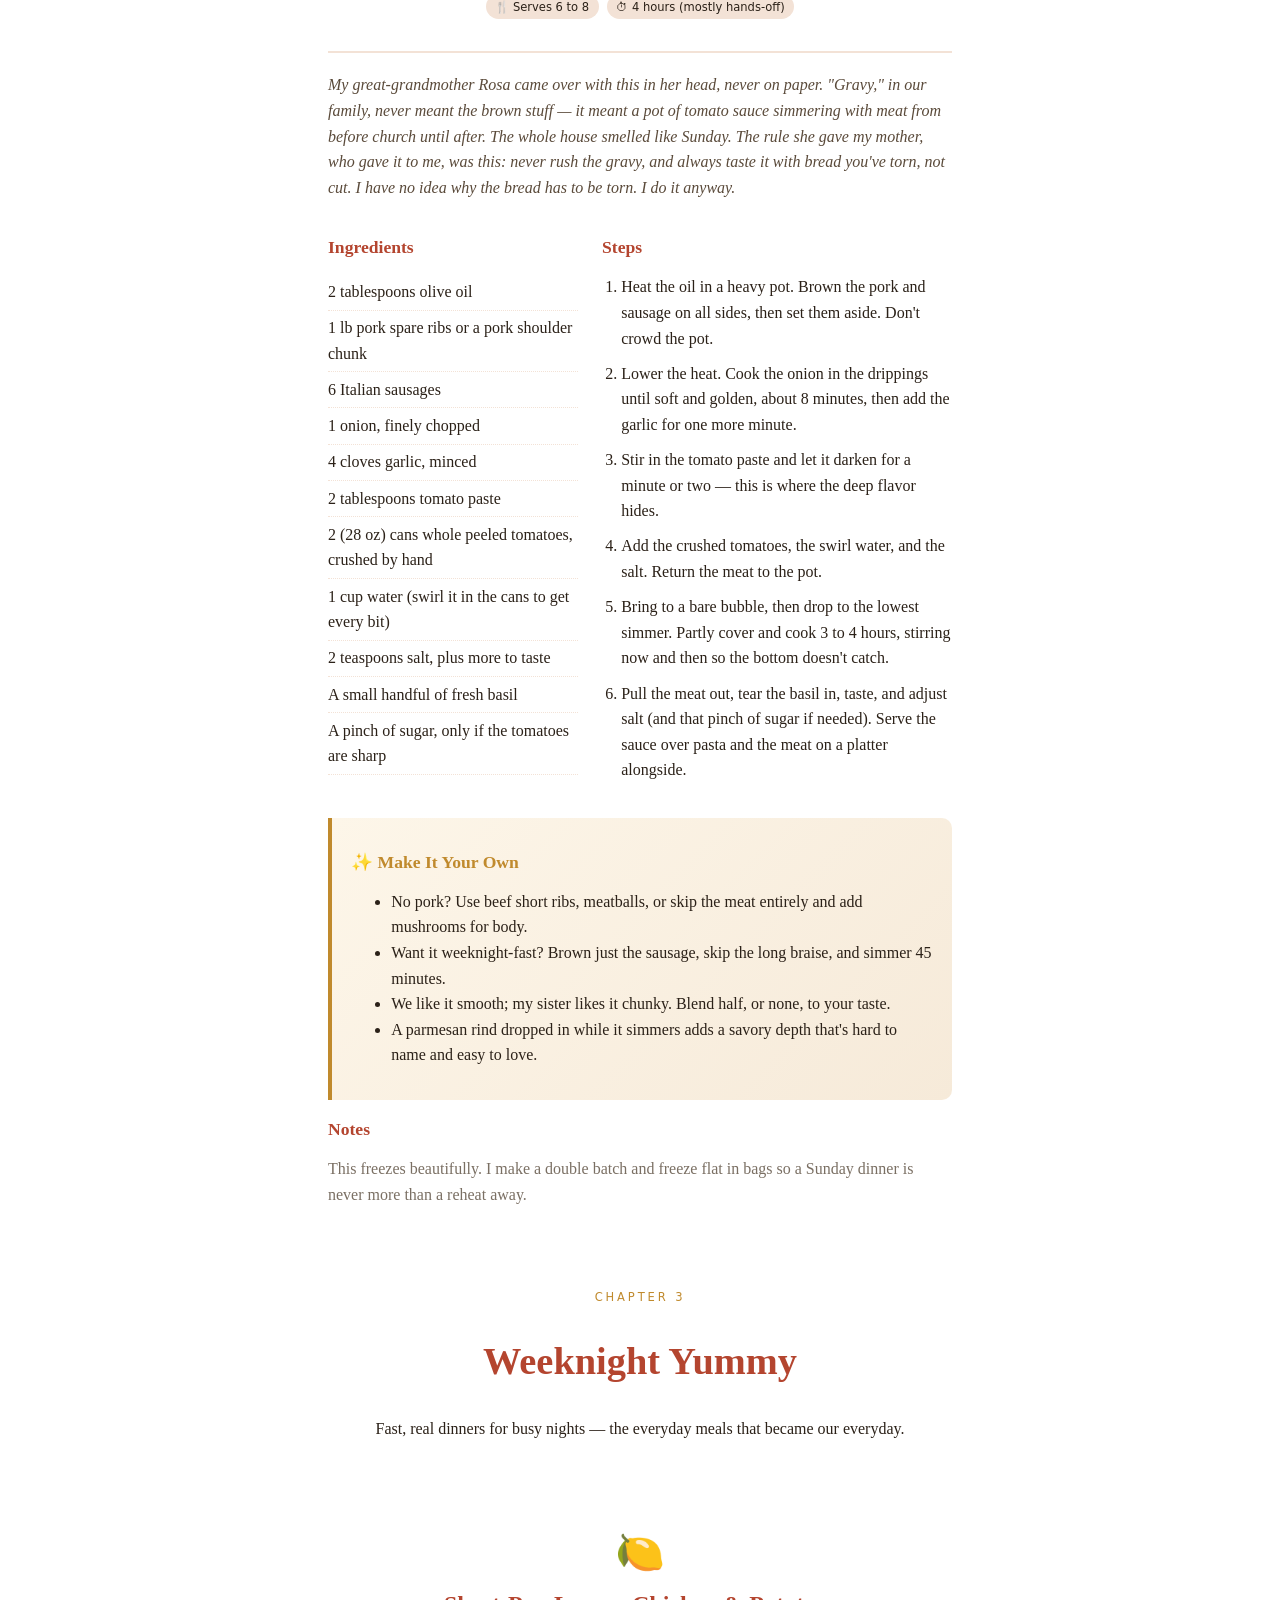
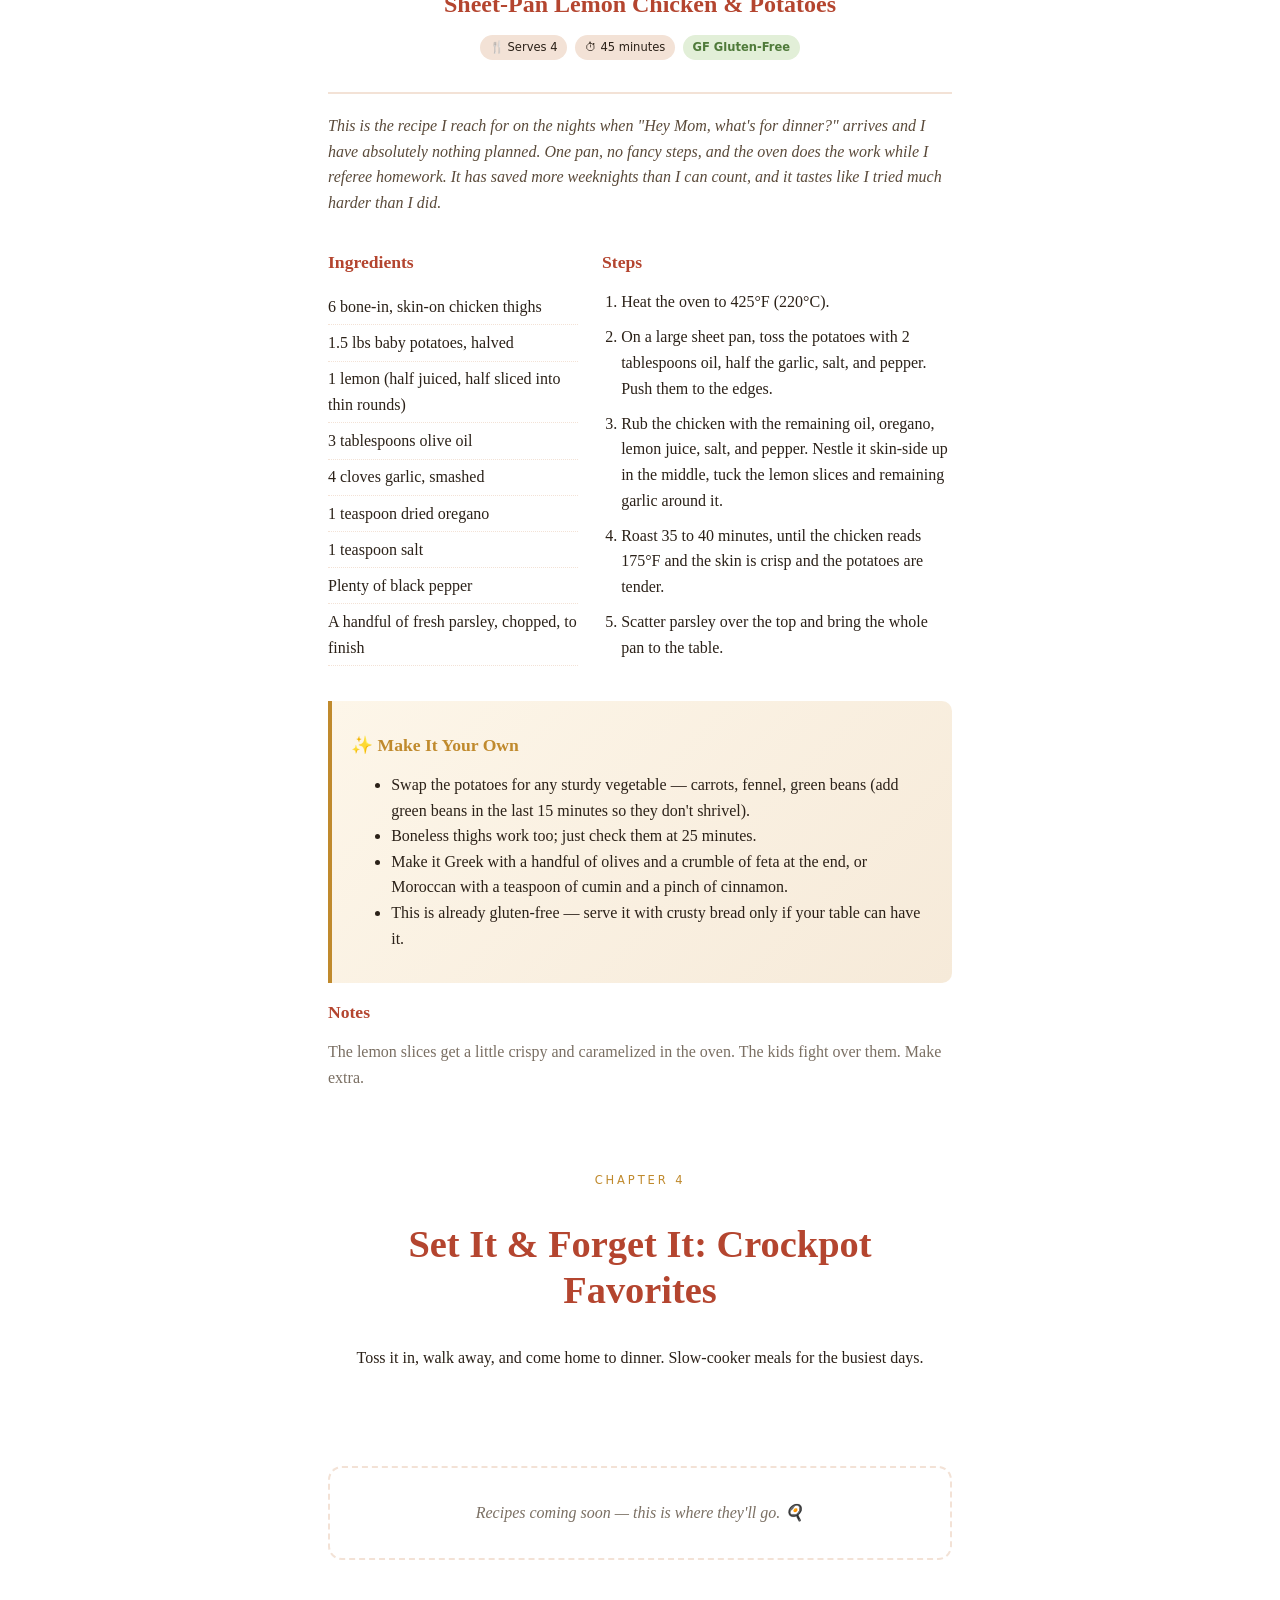
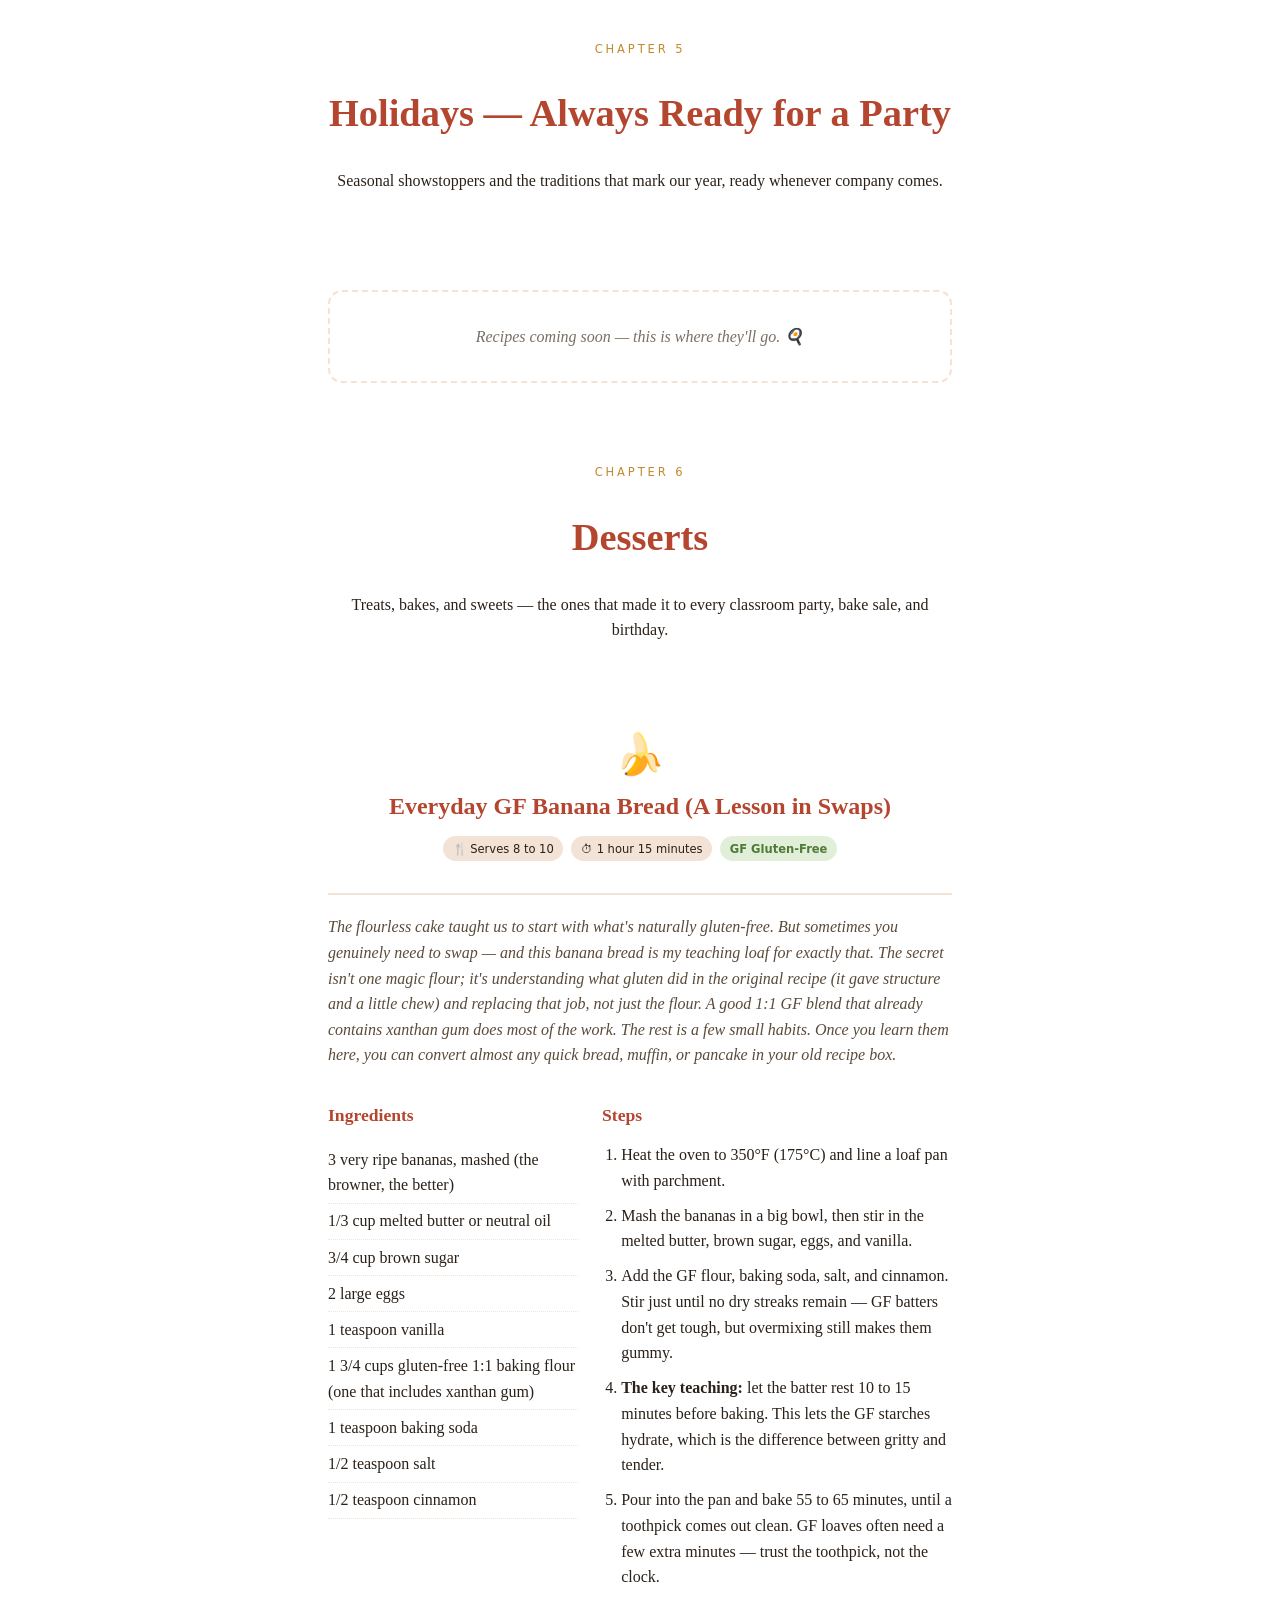
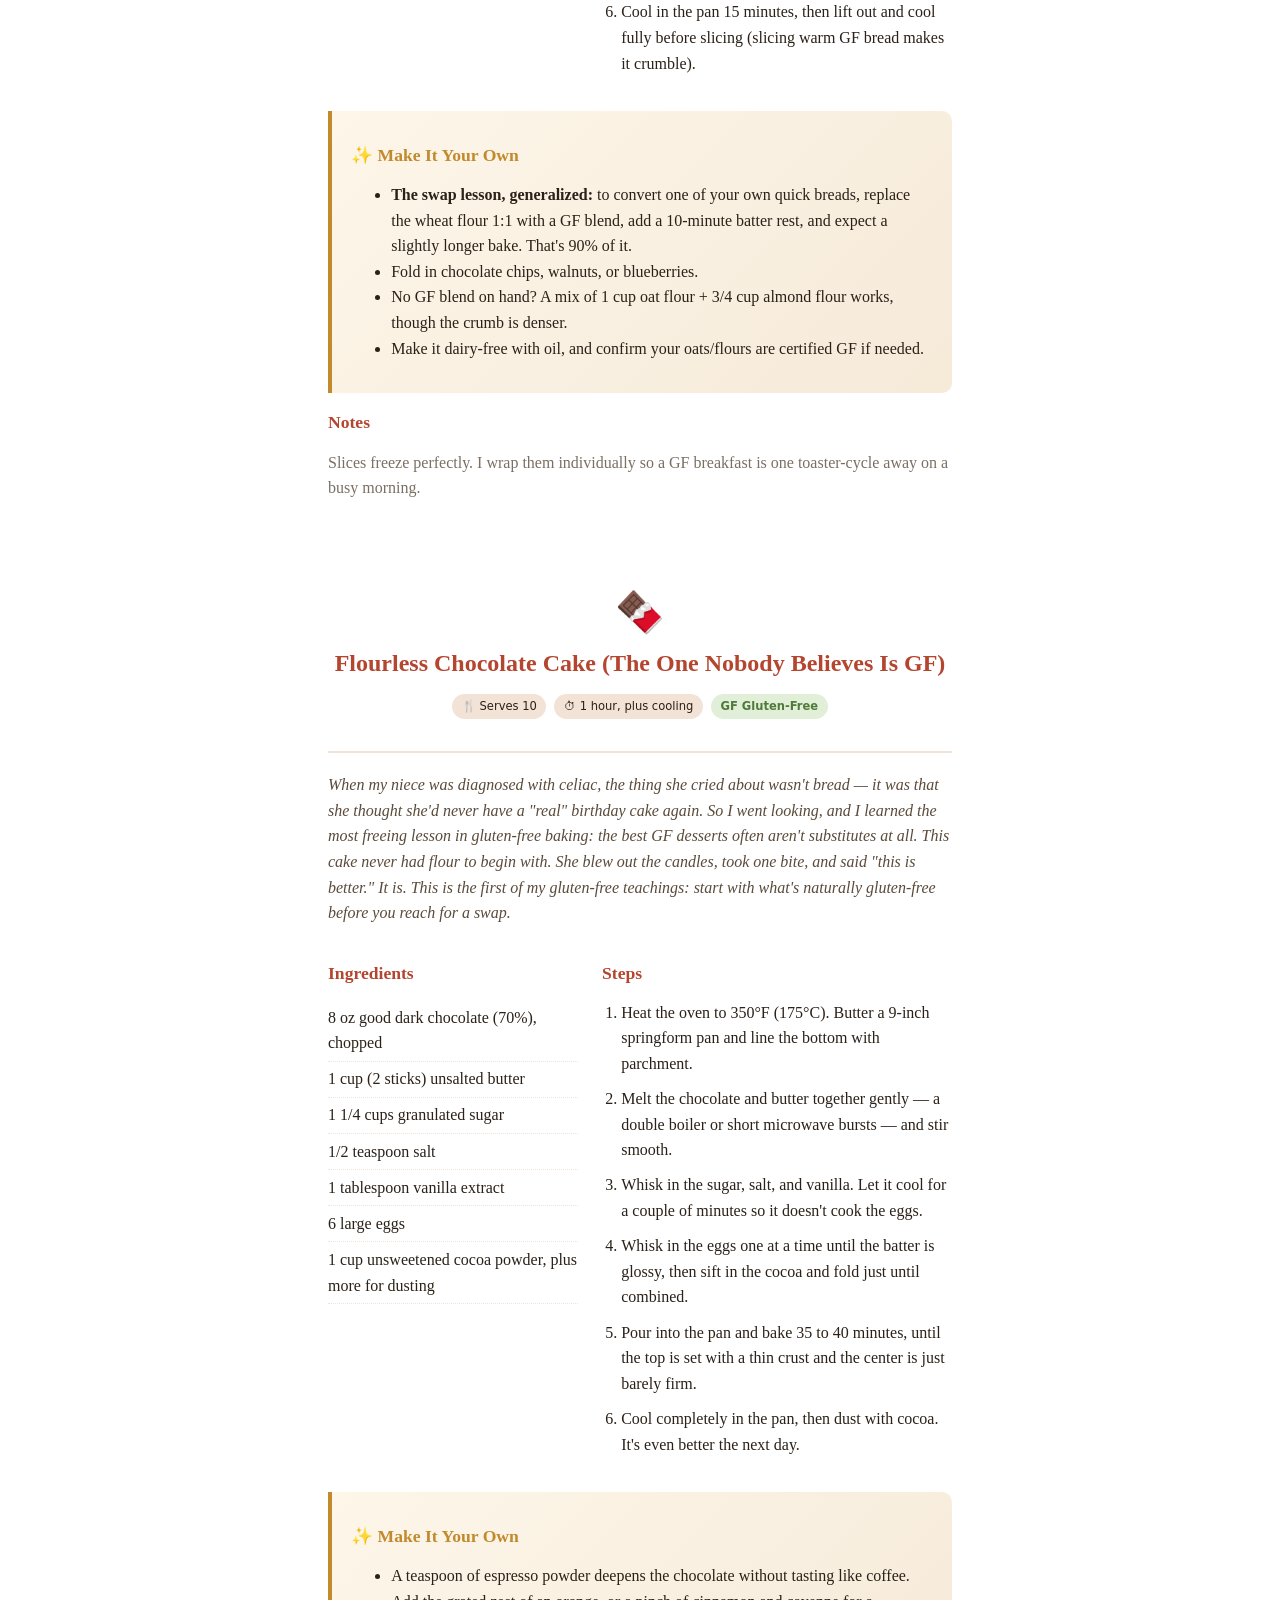
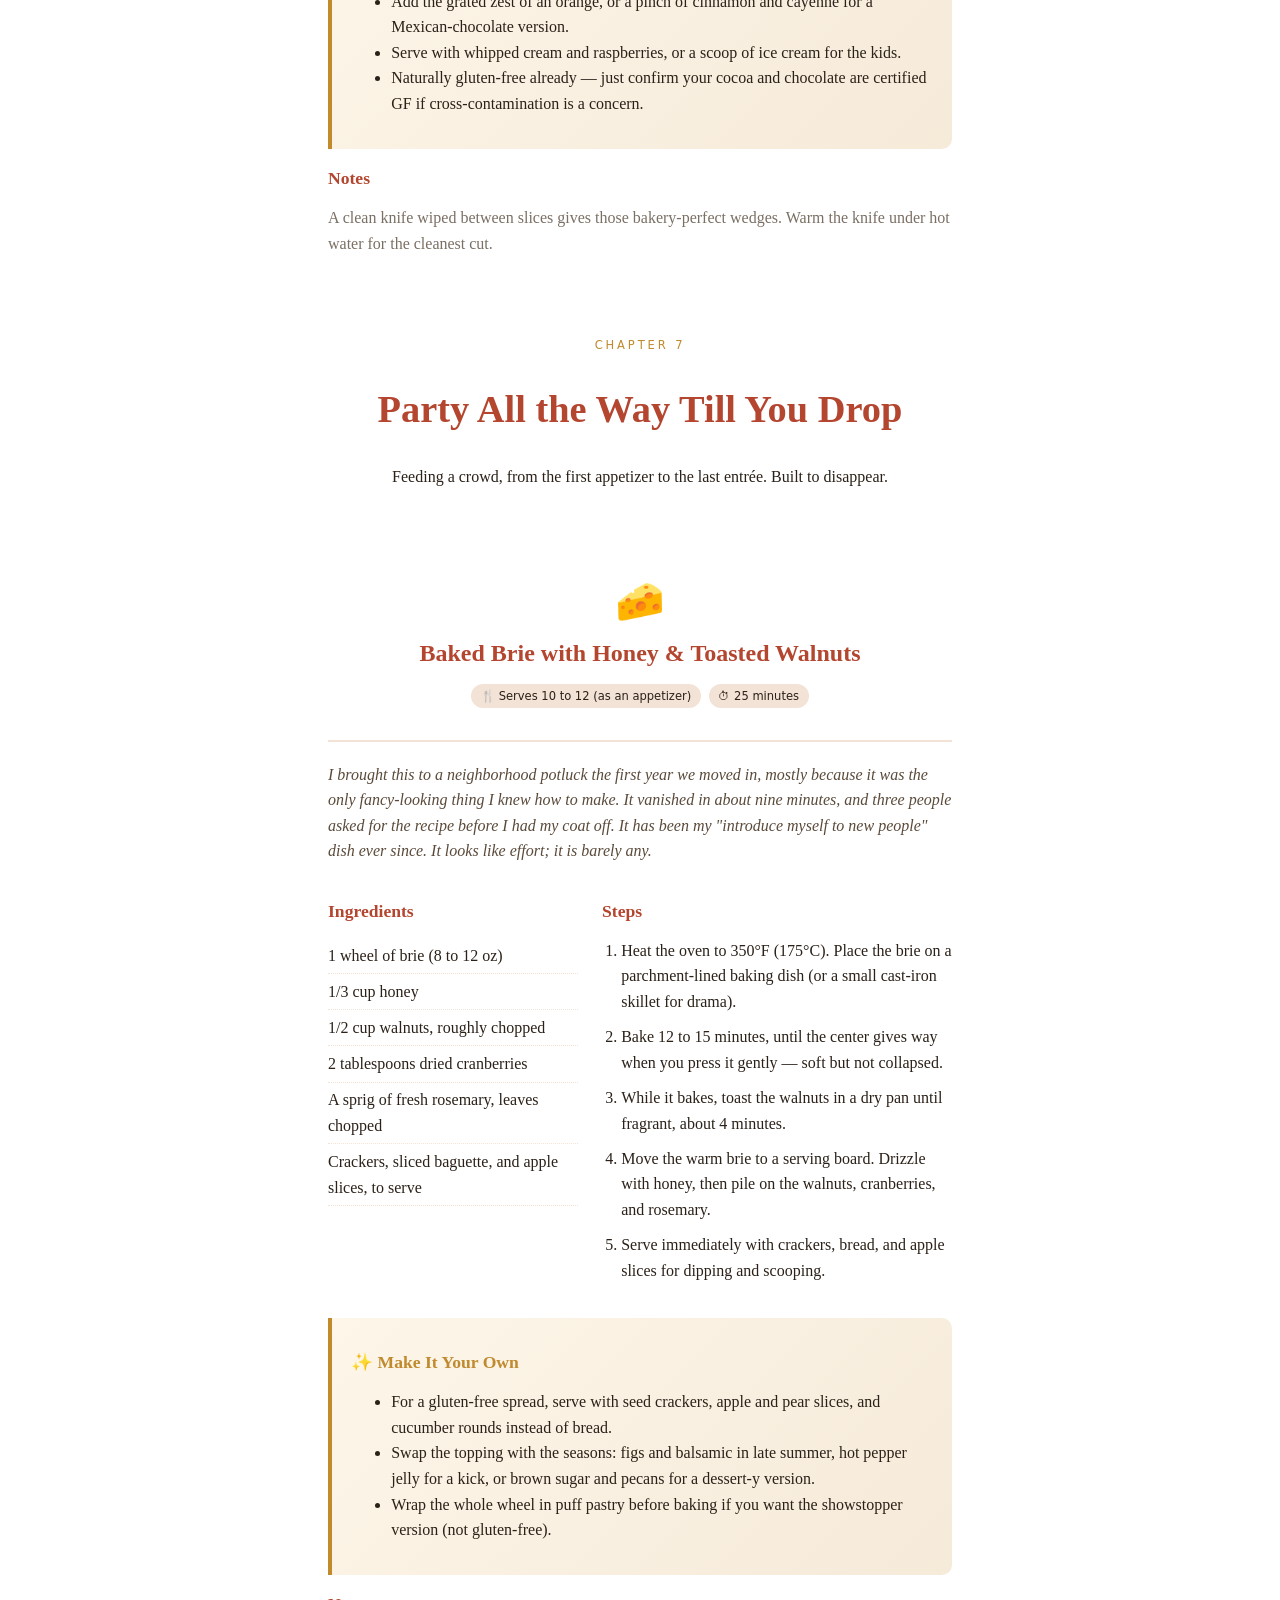
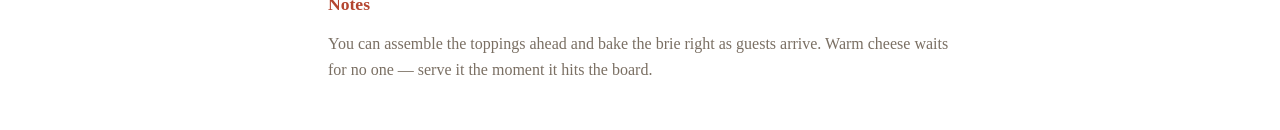
<file: docs/book.html>
<!DOCTYPE html>
<html lang="en">
<head>
<meta charset="utf-8">
<meta name="viewport" content="width=device-width, initial-scale=1">
<title>Hey Mom… — printable book</title>
<link rel="stylesheet" href="styles.css">
</head>
<body class="book">
<div class="no-print toolbar">
  <a href="index.html">← Back to the web cookbook</a>
  <button onclick="window.print()">🖨 Print / Save as PDF</button>
</div>

<section class="cover">
  <h1>Hey Mom…</h1>
  <p class="subtitle">Recipes and stories from 28 years of feeding the people I love.</p>
  <p class="byline">recipes &amp; stories by Missy</p>
</section>

<section class="book-intro">
  <h2>A note before we cook</h2>
  <p>My name is Missy De Laria, and I learned to cook on the banks of the Niagara River. I grew up in Grand Island, a suburb just outside Buffalo, New York, in a house that looked across the water to Canada. We were a typical family of four — my mother stayed home, my father worked, and my sister was six and a half years older than me, off doing her own things. Truthfully, my mom and grandmother were not big cooks. I treasure the couple of their recipes I still make today, but the kitchen was mostly mine to figure out. I really learned to cook from three places: from Suzie — Mrs. Wiles, a housekeeper in our neighborhood — who gave me my foundation and the real how-to of it; a little bit from my mom; and a great deal from myself, by experimenting, trying things, and simply having the drive and the desire to make good food for the people I love. I started cooking avidly in my early twenties — I can still picture myself baking in my little apartment, turning out sugar cookies and fudge brownies to give away as gifts, made with love and joy, and finding my footing with a few good pasta and pork dishes. It all began with love and curiosity, and it has never stopped. I&#x27;ve never boxed my cooking into one tradition. My roots run through Polish, German, English, Scottish, and American kitchens, with a little Southern worked in too — but honestly, nothing is strictly defined. My cooking is guided by taste and by the combinations of flavors that sing together, never by one specific tradition or recipe. It&#x27;s a philosophy built on flavor and on the love I put into food to give to other people. And the people who shaped me along the way were many: my grandmother and my mother, Suzie — Mrs. Wiles — and countless friends and family members who each infused something into the way I cook. How much the people at my table enjoy it has always been the only measure that matters.</p><p>Don and I have been together for thirty-seven years now. We met as freshmen in 1989 at Babson College. There were very few girls in my class, so they housed us off campus and shuttled us over to the library each morning to begin our classes. One day, across the courtyard outside that library, I spotted a tall, blond boy perched on the wall in Vuarnet sunglasses, pink madras shorts, and a pink polo button-down — and I thought, that guy is really cute. As luck would have it, we ended up in the same class, and before long we were dating. I was the bold one: I asked him on our very first date — to feed the ducks at the duck pond in Wellesley, Massachusetts, and then to a little place that made the best french fries I&#x27;ve ever had, hot and crispy on the outside, tender within, and perfectly salted. A duck-feeding, french-fry first date — that was the beginning of it all. We visited each other&#x27;s families, were voted best couple in our college, and he proposed on Stockton Island, on Lake Superior. Fittingly, I was down in the galley cooking when he called up to me — &#x27;come up, come up, quick!&#x27; He got down on one knee as the sun was setting, and as if it were written in the radio waves, &#x27;Going to the Chapel&#x27; came crackling over the ship-to-shore radio at that very moment. It was meant to be.</p><p>We married in 1995 in Wayzata, Minnesota — a celebration our friends still say is the one they measure every other wedding against — bought a wonderful little house in Deep Haven, and began building a life of our own. For our honeymoon, we spent three weeks in Thailand, where I took a cooking class at the Oriental and fell head over heels for Thai cooking — beef and broccoli, Thai basil, handmade dumplings, and spices that are hot but never linger. That trip left a lasting mark on the way I cook. In August of 1997 we welcomed our first child, Kendall, and in September of 1999 we completed our family with our twins, Stockton and Larkin — and just like that, we were a family of five. When the children arrived, we had a decision to make: would I keep working, or stay home? We chose for me to stay home, and I have been devoted to that choice ever since.</p><p>Cooking in our family always started with one simple desire: to have us all together at the table every single night. Even when the children were babies, we ate dinner together. My rule was that I did not cook multiple meals — the family food was the family food, and the kids ate everything. Nothing was made special just for them. They certainly had their favorites, and once they were old enough they served themselves and could take a &#x27;no thank you helping,&#x27; because the way I cooked was balanced and nutritious and I wanted them to have every part of what their growing bodies needed. Each child would fix their plate, carry it to their place, and wait until their father and I had ours, so that we were all seated at the same time. No one rushed through dinner. And every night, we went around the table and each shared one good thing and one bad thing from our day. That little ritual taught us something I hold dear: that good things are meant to be celebrated by the people you love, and the hard things can be solved — or simply comforted — by the people you love. We kept that table, and that tradition, all the way through high school, even when the kids were busy with lives of their own. And there was one more rule in our house: the person who cooks does not clean up. Since I did all the prep and the cooking, having everything ready the moment the kids were hungry and my husband, Don, walked in from work, the cleanup belonged to everyone else. We would all clear our places, and then Don and the kids put the food away, loaded the dishwasher, and washed whatever needed washing. After that the kids went off to their homework, and Don and I would catch up about the day, help with assignments, and finally sit down together. It meant that cooking never felt like a thankless job — it was something our whole family shared in.</p><p>Feeding a family of five on a single income took real preparation and thought. It took creativity and a budget that worked. Every week I would sit down and plan our meals, then plan the grocery shopping around them, always making sure there were healthy things in the refrigerator for lunches and snacks. We were lucky enough to have little refrigerators that belonged to the kids, stocked with things like string cheese, juice boxes, Go-Gurts, fruit cups, and applesauce. They were allowed to help themselves to one without asking — and after that, they had to come find me. I took being their mom, and their father&#x27;s wife, very seriously, and all of it — the planning, the prep, the energy — went into the meals my kids still come back to me for.</p><p>Feeding real people also means cooking around real tastes, and ours kept me on my toes. Honestly, my husband is the pickiest eater of us all — no condiments, no cream sauces, no cheese — which is a challenge, because those are exactly the things kids love to pile on their food. But I always found a way, and everyone always had something at the table they were happy to eat. Later in life, our youngest became gluten-free for medical reasons, and I set out to remake our favorites without gluten and to teach myself how to bake gluten-free — especially for her, the one who always swore she had a &#x27;dessert pocket&#x27; that simply hadn&#x27;t been filled yet. You&#x27;ll find that many of the recipes in this book carry those lessons with them.</p><p>The truth is, the seed for all of this was planted next door. Growing up, the family beside us was wonderfully large, and I embraced everything about their life — the Sunday meals, the parties, the constant gathering. That was the life I longed for, and it&#x27;s the life Don and I built. Caring for people through food is simply my love language. Cooking for others has never once felt like a chore or been hard for me; I love dreaming up meals for all different palates, pulling from every recipe I can find and making them my own, with a few tried-and-true dishes I always turn to for company. And company could be anyone — a neighbor, old friends from high school, parents from the kids&#x27; schools. Ours was always the house where people gathered: comfortable, welcoming, doors open. If a kid needed a meal, they came to us. If someone was going through a hard time, a meal was on its way to their door. At the holidays, anyone who couldn&#x27;t travel had a place at our table for Thanksgiving and Christmas. And every Christmas Day we kept a tradition my mom started — a drop-by open house, where friends could stop in after the presents were unwrapped, kids in tow, to talk about their gifts and their families. It was always such a social, joyful, special time.</p><p>For twenty-eight years, my work has been raising our children and feeding our family — putting nutritious, wonderful-tasting, fun food on the table every single day. Food became the center of our home: the everyday dinners, the lunches and after-school snacks, the holidays, the parties, and all the friends and family who gathered around our table along the way. This book is everything I learned in those years, from the technique Suzie first taught me to the dishes my own kids grew up on. And that is exactly where this book gets its name. To this day, my grown children will text me out of the blue: &#x27;Hey Mom…&#x27; — and then those three little dots — &#x27;can you send me the recipe for…&#x27; It&#x27;s always one of the things they grew up eating. This book is my answer to every one of those messages, gathered at last in one place. More than anything, it&#x27;s an invitation. I want to welcome you into my years of experience at the stove — and I hope, in some small way, it helps with yours.</p>
</section>

<section class="toc">
  <h2>Contents</h2>
  <ul><li class="toc-section">Chapter 1 &middot; Let&#x27;s Make It Easy</li><li class="toc-recipe"><em>recipes coming soon</em></li><li class="toc-section">Chapter 2 &middot; Family Favorites</li><li class="toc-recipe"><a href="#grandma-rosa-s-sunday-gravy">Grandma Rosa&#x27;s Sunday Gravy</a></li><li class="toc-section">Chapter 3 &middot; Weeknight Yummy</li><li class="toc-recipe"><a href="#sheet-pan-lemon-chicken-potatoes">Sheet-Pan Lemon Chicken &amp; Potatoes</a> · GF</li><li class="toc-section">Chapter 4 &middot; Set It &amp; Forget It: Crockpot Favorites</li><li class="toc-recipe"><em>recipes coming soon</em></li><li class="toc-section">Chapter 5 &middot; Holidays — Always Ready for a Party</li><li class="toc-recipe"><em>recipes coming soon</em></li><li class="toc-section">Chapter 6 &middot; Desserts</li><li class="toc-recipe"><a href="#everyday-gf-banana-bread-a-lesson-in-swaps">Everyday GF Banana Bread (A Lesson in Swaps)</a> · GF</li><li class="toc-recipe"><a href="#flourless-chocolate-cake-the-one-nobody-believes-is-gf">Flourless Chocolate Cake (The One Nobody Believes Is GF)</a> · GF</li><li class="toc-section">Chapter 7 &middot; Party All the Way Till You Drop</li><li class="toc-recipe"><a href="#baked-brie-with-honey-toasted-walnuts">Baked Brie with Honey &amp; Toasted Walnuts</a></li></ul>
</section>

<section class="book-section-divider" id="let-s-make-it-easy"><p class="chapter-no">Chapter 1</p><h2>Let&#x27;s Make It Easy</h2><p>Shortcuts, swaps, and smart little tricks for putting genuinely good food on the table without the fuss.</p></section><article class="book-recipe coming-soon-page"><p class="coming-soon">Recipes coming soon — this is where they'll go. 🍳</p></article><section class="book-section-divider" id="family-favorites"><p class="chapter-no">Chapter 2</p><h2>Family Favorites</h2><p>The dishes my kids grew up on — the ones they still call home asking me to make.</p></section><article class="book-recipe" id="grandma-rosa-s-sunday-gravy"><header class="recipe-head"><span class="recipe-hero">🍅</span><h2>Grandma Rosa&#x27;s Sunday Gravy</h2><p class="recipe-meta"><span class="meta-chip">🍴 Serves 6 to 8</span><span class="meta-chip">⏱ 4 hours (mostly hands-off)</span></p></header><div class="story"><p>My great-grandmother Rosa came over with this in her head, never on paper. &quot;Gravy,&quot; in our family, never meant the brown stuff — it meant a pot of tomato sauce simmering with meat from before church until after. The whole house smelled like Sunday. The rule she gave my mother, who gave it to me, was this: never rush the gravy, and always taste it with bread you&#x27;ve torn, not cut. I have no idea why the bread has to be torn. I do it anyway.</p></div><div class="cook"><div class="ingredients"><h3>Ingredients</h3><ul><li>2 tablespoons olive oil</li><li>1 lb pork spare ribs or a pork shoulder chunk</li><li>6 Italian sausages</li><li>1 onion, finely chopped</li><li>4 cloves garlic, minced</li><li>2 tablespoons tomato paste</li><li>2 (28 oz) cans whole peeled tomatoes, crushed by hand</li><li>1 cup water (swirl it in the cans to get every bit)</li><li>2 teaspoons salt, plus more to taste</li><li>A small handful of fresh basil</li><li>A pinch of sugar, only if the tomatoes are sharp</li></ul></div><div class="steps"><h3>Steps</h3><ol><li>Heat the oil in a heavy pot. Brown the pork and sausage on all sides, then set them aside. Don&#x27;t crowd the pot.</li><li>Lower the heat. Cook the onion in the drippings until soft and golden, about 8 minutes, then add the garlic for one more minute.</li><li>Stir in the tomato paste and let it darken for a minute or two — this is where the deep flavor hides.</li><li>Add the crushed tomatoes, the swirl water, and the salt. Return the meat to the pot.</li><li>Bring to a bare bubble, then drop to the lowest simmer. Partly cover and cook 3 to 4 hours, stirring now and then so the bottom doesn&#x27;t catch.</li><li>Pull the meat out, tear the basil in, taste, and adjust salt (and that pinch of sugar if needed). Serve the sauce over pasta and the meat on a platter alongside.</li></ol></div></div><div class="make-your-own"><h3>✨ Make It Your Own</h3><ul><li>No pork? Use beef short ribs, meatballs, or skip the meat entirely and add mushrooms for body.</li><li>Want it weeknight-fast? Brown just the sausage, skip the long braise, and simmer 45 minutes.</li><li>We like it smooth; my sister likes it chunky. Blend half, or none, to your taste.</li><li>A parmesan rind dropped in while it simmers adds a savory depth that&#x27;s hard to name and easy to love.</li></ul></div><div class="notes"><h3>Notes</h3><p>This freezes beautifully. I make a double batch and freeze flat in bags so a Sunday dinner is never more than a reheat away.</p></div></article><section class="book-section-divider" id="weeknight-yummy"><p class="chapter-no">Chapter 3</p><h2>Weeknight Yummy</h2><p>Fast, real dinners for busy nights — the everyday meals that became our everyday.</p></section><article class="book-recipe" id="sheet-pan-lemon-chicken-potatoes"><header class="recipe-head"><span class="recipe-hero">🍋</span><h2>Sheet-Pan Lemon Chicken &amp; Potatoes</h2><p class="recipe-meta"><span class="meta-chip">🍴 Serves 4</span><span class="meta-chip">⏱ 45 minutes</span><span class="meta-chip gf">GF Gluten-Free</span></p></header><div class="story"><p>This is the recipe I reach for on the nights when &quot;Hey Mom, what&#x27;s for dinner?&quot; arrives and I have absolutely nothing planned. One pan, no fancy steps, and the oven does the work while I referee homework. It has saved more weeknights than I can count, and it tastes like I tried much harder than I did.</p></div><div class="cook"><div class="ingredients"><h3>Ingredients</h3><ul><li>6 bone-in, skin-on chicken thighs</li><li>1.5 lbs baby potatoes, halved</li><li>1 lemon (half juiced, half sliced into thin rounds)</li><li>3 tablespoons olive oil</li><li>4 cloves garlic, smashed</li><li>1 teaspoon dried oregano</li><li>1 teaspoon salt</li><li>Plenty of black pepper</li><li>A handful of fresh parsley, chopped, to finish</li></ul></div><div class="steps"><h3>Steps</h3><ol><li>Heat the oven to 425°F (220°C).</li><li>On a large sheet pan, toss the potatoes with 2 tablespoons oil, half the garlic, salt, and pepper. Push them to the edges.</li><li>Rub the chicken with the remaining oil, oregano, lemon juice, salt, and pepper. Nestle it skin-side up in the middle, tuck the lemon slices and remaining garlic around it.</li><li>Roast 35 to 40 minutes, until the chicken reads 175°F and the skin is crisp and the potatoes are tender.</li><li>Scatter parsley over the top and bring the whole pan to the table.</li></ol></div></div><div class="make-your-own"><h3>✨ Make It Your Own</h3><ul><li>Swap the potatoes for any sturdy vegetable — carrots, fennel, green beans (add green beans in the last 15 minutes so they don&#x27;t shrivel).</li><li>Boneless thighs work too; just check them at 25 minutes.</li><li>Make it Greek with a handful of olives and a crumble of feta at the end, or Moroccan with a teaspoon of cumin and a pinch of cinnamon.</li><li>This is already gluten-free — serve it with crusty bread only if your table can have it.</li></ul></div><div class="notes"><h3>Notes</h3><p>The lemon slices get a little crispy and caramelized in the oven. The kids fight over them. Make extra.</p></div></article><section class="book-section-divider" id="set-it-forget-it-crockpot-favorites"><p class="chapter-no">Chapter 4</p><h2>Set It &amp; Forget It: Crockpot Favorites</h2><p>Toss it in, walk away, and come home to dinner. Slow-cooker meals for the busiest days.</p></section><article class="book-recipe coming-soon-page"><p class="coming-soon">Recipes coming soon — this is where they'll go. 🍳</p></article><section class="book-section-divider" id="holidays-always-ready-for-a-party"><p class="chapter-no">Chapter 5</p><h2>Holidays — Always Ready for a Party</h2><p>Seasonal showstoppers and the traditions that mark our year, ready whenever company comes.</p></section><article class="book-recipe coming-soon-page"><p class="coming-soon">Recipes coming soon — this is where they'll go. 🍳</p></article><section class="book-section-divider" id="desserts"><p class="chapter-no">Chapter 6</p><h2>Desserts</h2><p>Treats, bakes, and sweets — the ones that made it to every classroom party, bake sale, and birthday.</p></section><article class="book-recipe" id="everyday-gf-banana-bread-a-lesson-in-swaps"><header class="recipe-head"><span class="recipe-hero">🍌</span><h2>Everyday GF Banana Bread (A Lesson in Swaps)</h2><p class="recipe-meta"><span class="meta-chip">🍴 Serves 8 to 10</span><span class="meta-chip">⏱ 1 hour 15 minutes</span><span class="meta-chip gf">GF Gluten-Free</span></p></header><div class="story"><p>The flourless cake taught us to start with what&#x27;s naturally gluten-free. But sometimes you genuinely need to swap — and this banana bread is my teaching loaf for exactly that. The secret isn&#x27;t one magic flour; it&#x27;s understanding what gluten <em>did</em> in the original recipe (it gave structure and a little chew) and replacing that job, not just the flour. A good 1:1 GF blend that already contains xanthan gum does most of the work. The rest is a few small habits. Once you learn them here, you can convert almost any quick bread, muffin, or pancake in your old recipe box.</p></div><div class="cook"><div class="ingredients"><h3>Ingredients</h3><ul><li>3 very ripe bananas, mashed (the browner, the better)</li><li>1/3 cup melted butter or neutral oil</li><li>3/4 cup brown sugar</li><li>2 large eggs</li><li>1 teaspoon vanilla</li><li>1 3/4 cups gluten-free 1:1 baking flour (one that includes xanthan gum)</li><li>1 teaspoon baking soda</li><li>1/2 teaspoon salt</li><li>1/2 teaspoon cinnamon</li></ul></div><div class="steps"><h3>Steps</h3><ol><li>Heat the oven to 350°F (175°C) and line a loaf pan with parchment.</li><li>Mash the bananas in a big bowl, then stir in the melted butter, brown sugar, eggs, and vanilla.</li><li>Add the GF flour, baking soda, salt, and cinnamon. Stir just until no dry streaks remain — GF batters don&#x27;t get tough, but overmixing still makes them gummy.</li><li><strong>The key teaching:</strong> let the batter rest 10 to 15 minutes before baking. This lets the GF starches hydrate, which is the difference between gritty and tender.</li><li>Pour into the pan and bake 55 to 65 minutes, until a toothpick comes out clean. GF loaves often need a few extra minutes — trust the toothpick, not the clock.</li><li>Cool in the pan 15 minutes, then lift out and cool fully before slicing (slicing warm GF bread makes it crumble).</li></ol></div></div><div class="make-your-own"><h3>✨ Make It Your Own</h3><ul><li><strong>The swap lesson, generalized:</strong> to convert one of your own quick breads, replace the wheat flour 1:1 with a GF blend, add a 10-minute batter rest, and expect a slightly longer bake. That&#x27;s 90% of it.</li><li>Fold in chocolate chips, walnuts, or blueberries.</li><li>No GF blend on hand? A mix of 1 cup oat flour + 3/4 cup almond flour works, though the crumb is denser.</li><li>Make it dairy-free with oil, and confirm your oats/flours are certified GF if needed.</li></ul></div><div class="notes"><h3>Notes</h3><p>Slices freeze perfectly. I wrap them individually so a GF breakfast is one toaster-cycle away on a busy morning.</p></div></article><article class="book-recipe" id="flourless-chocolate-cake-the-one-nobody-believes-is-gf"><header class="recipe-head"><span class="recipe-hero">🍫</span><h2>Flourless Chocolate Cake (The One Nobody Believes Is GF)</h2><p class="recipe-meta"><span class="meta-chip">🍴 Serves 10</span><span class="meta-chip">⏱ 1 hour, plus cooling</span><span class="meta-chip gf">GF Gluten-Free</span></p></header><div class="story"><p>When my niece was diagnosed with celiac, the thing she cried about wasn&#x27;t bread — it was that she thought she&#x27;d never have a &quot;real&quot; birthday cake again. So I went looking, and I learned the most freeing lesson in gluten-free baking: the best GF desserts often aren&#x27;t substitutes at all. This cake never had flour to begin with. She blew out the candles, took one bite, and said &quot;this is better.&quot; It is. This is the first of my gluten-free teachings: start with what&#x27;s naturally gluten-free before you reach for a swap.</p></div><div class="cook"><div class="ingredients"><h3>Ingredients</h3><ul><li>8 oz good dark chocolate (70%), chopped</li><li>1 cup (2 sticks) unsalted butter</li><li>1 1/4 cups granulated sugar</li><li>1/2 teaspoon salt</li><li>1 tablespoon vanilla extract</li><li>6 large eggs</li><li>1 cup unsweetened cocoa powder, plus more for dusting</li></ul></div><div class="steps"><h3>Steps</h3><ol><li>Heat the oven to 350°F (175°C). Butter a 9-inch springform pan and line the bottom with parchment.</li><li>Melt the chocolate and butter together gently — a double boiler or short microwave bursts — and stir smooth.</li><li>Whisk in the sugar, salt, and vanilla. Let it cool for a couple of minutes so it doesn&#x27;t cook the eggs.</li><li>Whisk in the eggs one at a time until the batter is glossy, then sift in the cocoa and fold just until combined.</li><li>Pour into the pan and bake 35 to 40 minutes, until the top is set with a thin crust and the center is just barely firm.</li><li>Cool completely in the pan, then dust with cocoa. It&#x27;s even better the next day.</li></ol></div></div><div class="make-your-own"><h3>✨ Make It Your Own</h3><ul><li>A teaspoon of espresso powder deepens the chocolate without tasting like coffee.</li><li>Add the grated zest of an orange, or a pinch of cinnamon and cayenne for a Mexican-chocolate version.</li><li>Serve with whipped cream and raspberries, or a scoop of ice cream for the kids.</li><li>Naturally gluten-free already — just confirm your cocoa and chocolate are certified GF if cross-contamination is a concern.</li></ul></div><div class="notes"><h3>Notes</h3><p>A clean knife wiped between slices gives those bakery-perfect wedges. Warm the knife under hot water for the cleanest cut.</p></div></article><section class="book-section-divider" id="party-all-the-way-till-you-drop"><p class="chapter-no">Chapter 7</p><h2>Party All the Way Till You Drop</h2><p>Feeding a crowd, from the first appetizer to the last entrée. Built to disappear.</p></section><article class="book-recipe" id="baked-brie-with-honey-toasted-walnuts"><header class="recipe-head"><span class="recipe-hero">🧀</span><h2>Baked Brie with Honey &amp; Toasted Walnuts</h2><p class="recipe-meta"><span class="meta-chip">🍴 Serves 10 to 12 (as an appetizer)</span><span class="meta-chip">⏱ 25 minutes</span></p></header><div class="story"><p>I brought this to a neighborhood potluck the first year we moved in, mostly because it was the only fancy-looking thing I knew how to make. It vanished in about nine minutes, and three people asked for the recipe before I had my coat off. It has been my &quot;introduce myself to new people&quot; dish ever since. It looks like effort; it is barely any.</p></div><div class="cook"><div class="ingredients"><h3>Ingredients</h3><ul><li>1 wheel of brie (8 to 12 oz)</li><li>1/3 cup honey</li><li>1/2 cup walnuts, roughly chopped</li><li>2 tablespoons dried cranberries</li><li>A sprig of fresh rosemary, leaves chopped</li><li>Crackers, sliced baguette, and apple slices, to serve</li></ul></div><div class="steps"><h3>Steps</h3><ol><li>Heat the oven to 350°F (175°C). Place the brie on a parchment-lined baking dish (or a small cast-iron skillet for drama).</li><li>Bake 12 to 15 minutes, until the center gives way when you press it gently — soft but not collapsed.</li><li>While it bakes, toast the walnuts in a dry pan until fragrant, about 4 minutes.</li><li>Move the warm brie to a serving board. Drizzle with honey, then pile on the walnuts, cranberries, and rosemary.</li><li>Serve immediately with crackers, bread, and apple slices for dipping and scooping.</li></ol></div></div><div class="make-your-own"><h3>✨ Make It Your Own</h3><ul><li>For a gluten-free spread, serve with seed crackers, apple and pear slices, and cucumber rounds instead of bread.</li><li>Swap the topping with the seasons: figs and balsamic in late summer, hot pepper jelly for a kick, or brown sugar and pecans for a dessert-y version.</li><li>Wrap the whole wheel in puff pastry before baking if you want the showstopper version (not gluten-free).</li></ul></div><div class="notes"><h3>Notes</h3><p>You can assemble the toppings ahead and bake the brie right as guests arrive. Warm cheese waits for no one — serve it the moment it hits the board.</p></div></article>

</body>
</html>
</file>
<file: docs/styles.css>
:root {
  --ink: #2b2118;
  --paper: #fbf7f0;
  --accent: #b4452f;
  --accent-soft: #f3e2d6;
  --gold: #c08a2d;
  --green: #4f7a3a;
  --muted: #7a6f63;
  --serif: 'Iowan Old Style', 'Palatino Linotype', Palatino, Georgia, serif;
  --sans: 'Avenir Next', 'Segoe UI', system-ui, sans-serif;
}

* { box-sizing: border-box; }

body {
  margin: 0;
  color: var(--ink);
  background: var(--paper);
  font-family: var(--serif);
  line-height: 1.6;
}

h1, h2, h3 { font-family: var(--serif); line-height: 1.2; }

a { color: var(--accent); }

/* ---------- Web hero ---------- */
.hero {
  text-align: center;
  padding: 4rem 1.5rem 2rem;
  background: linear-gradient(180deg, var(--accent-soft), var(--paper));
  border-bottom: 3px double var(--accent);
}
.hero h1 { font-size: clamp(2.8rem, 8vw, 5rem); margin: 0; color: var(--accent); }
.subtitle { font-style: italic; font-size: 1.2rem; color: var(--muted); margin: .5rem auto; max-width: 36rem; }
.byline { font-family: var(--sans); letter-spacing: .15em; text-transform: uppercase; font-size: .8rem; color: var(--gold); }
.print-link a { font-family: var(--sans); font-weight: 600; }

.intro {
  max-width: 42rem;
  margin: 2.5rem auto;
  padding: 0 1.5rem;
  font-size: 1.1rem;
}

/* ---------- Controls ---------- */
.controls {
  position: sticky;
  top: 0;
  z-index: 10;
  display: flex;
  flex-wrap: wrap;
  gap: 1rem;
  align-items: center;
  justify-content: center;
  padding: 1rem;
  background: rgba(251, 247, 240, .95);
  backdrop-filter: blur(6px);
  border-bottom: 1px solid var(--accent-soft);
}
#search {
  font-family: var(--sans);
  font-size: 1rem;
  padding: .7rem 1rem;
  width: min(28rem, 80vw);
  border: 2px solid var(--accent-soft);
  border-radius: 999px;
  background: #fff;
}
#search:focus { outline: none; border-color: var(--accent); }
.gf-toggle { font-family: var(--sans); font-size: .9rem; color: var(--green); display: flex; align-items: center; gap: .4rem; }

.section-nav {
  display: flex;
  flex-wrap: wrap;
  gap: .5rem;
  justify-content: center;
  padding: 1rem;
}
.section-nav a {
  font-family: var(--sans);
  font-size: .85rem;
  text-decoration: none;
  padding: .35rem .9rem;
  border: 1px solid var(--accent);
  border-radius: 999px;
}
.section-nav a:hover { background: var(--accent); color: #fff; }

main { max-width: 60rem; margin: 0 auto; padding: 0 1.5rem 3rem; }

.sec-block { margin-top: 3rem; }
.sec-block h2 { color: var(--accent); font-size: 2rem; border-bottom: 2px solid var(--accent-soft); padding-bottom: .3rem; margin: .1rem 0; }
.sec-blurb { font-style: italic; color: var(--muted); margin-top: -.3rem; }
.chapter-no { font-family: var(--sans); letter-spacing: .25em; text-transform: uppercase; font-size: .72rem; color: var(--gold); margin: 0; }
.coming-soon { grid-column: 1 / -1; text-align: center; color: var(--muted); font-style: italic; background: #fff; border: 2px dashed var(--accent-soft); border-radius: 14px; padding: 2rem; }

.card-grid { display: grid; grid-template-columns: repeat(auto-fill, minmax(16rem, 1fr)); gap: 1.2rem; }

.card {
  background: #fff;
  border: 1px solid var(--accent-soft);
  border-radius: 14px;
  box-shadow: 0 6px 18px rgba(43, 33, 24, .06);
  overflow: hidden;
  transition: transform .15s ease, box-shadow .15s ease;
}
.card[open] { grid-column: 1 / -1; box-shadow: 0 10px 30px rgba(43, 33, 24, .12); }
.card:hover { transform: translateY(-2px); }
.card summary { list-style: none; cursor: pointer; padding: 1.2rem; display: grid; gap: .5rem; }
.card summary::-webkit-details-marker { display: none; }
.card-hero { font-size: 2rem; }
.card-title { font-size: 1.3rem; font-weight: 700; color: var(--accent); }
.card-meta { display: flex; flex-wrap: wrap; gap: .4rem; }
.meta-chip { font-family: var(--sans); font-size: .72rem; background: var(--accent-soft); padding: .2rem .6rem; border-radius: 999px; color: var(--ink); }
.meta-chip.gf { background: #e2efd8; color: var(--green); font-weight: 700; }
.card-teaser { color: var(--muted); font-style: italic; }
.tag-row { display: flex; flex-wrap: wrap; gap: .3rem; }
.tag { font-family: var(--sans); font-size: .68rem; color: var(--gold); border: 1px solid var(--gold); padding: .1rem .5rem; border-radius: 999px; }

.card-body { padding: 0 1.5rem 1.5rem; border-top: 1px dashed var(--accent-soft); }

.no-results { text-align: center; color: var(--muted); font-style: italic; margin-top: 3rem; }

/* ---------- Shared recipe content ---------- */
.story { font-style: italic; color: #5a4a3a; margin: 1.2rem 0; }
.cook { display: grid; grid-template-columns: 1fr 1.4fr; gap: 1.5rem; margin: 1rem 0; }
.cook h3, .make-your-own h3, .notes h3 { color: var(--accent); font-size: 1.1rem; margin-bottom: .4rem; }
.ingredients ul { list-style: none; padding-left: 0; }
.ingredients li { padding: .3rem 0; border-bottom: 1px dotted var(--accent-soft); }
.steps ol { padding-left: 1.2rem; }
.steps li { margin-bottom: .6rem; }
.make-your-own {
  background: linear-gradient(135deg, #fdf6e9, #f6ead9);
  border-left: 4px solid var(--gold);
  border-radius: 0 10px 10px 0;
  padding: 1rem 1.2rem;
  margin: 1.2rem 0;
}
.make-your-own h3 { color: var(--gold); }
.notes { color: var(--muted); margin-top: 1rem; }

footer { text-align: center; padding: 3rem 1.5rem; color: var(--muted); font-style: italic; border-top: 1px solid var(--accent-soft); }

@media (max-width: 640px) {
  .cook { grid-template-columns: 1fr; }
}

/* ---------- Printable book ---------- */
body.book { background: #fff; }
.toolbar {
  display: flex; justify-content: space-between; align-items: center;
  padding: 1rem 1.5rem; position: sticky; top: 0; background: #fff;
  border-bottom: 1px solid var(--accent-soft); font-family: var(--sans);
}
.toolbar button { font: inherit; cursor: pointer; background: var(--accent); color: #fff; border: none; padding: .6rem 1.2rem; border-radius: 999px; }
.book .cover, .book .book-intro, .book .toc, .book .book-recipe, .book .book-section-divider {
  max-width: 42rem; margin: 0 auto; padding: 2rem 1.5rem;
}
.book .cover { text-align: center; padding-top: 5rem; }
.book .cover h1 { font-size: 4rem; color: var(--accent); margin: 0; }
.book .toc ul { list-style: none; padding-left: 0; }
.toc-section { font-weight: 700; color: var(--accent); margin-top: 1rem; }
.toc-recipe { margin-left: 1rem; padding: .15rem 0; }
.book-section-divider { text-align: center; }
.book-section-divider h2 { color: var(--accent); font-size: 2.4rem; }
.recipe-head { text-align: center; border-bottom: 2px solid var(--accent-soft); padding-bottom: 1rem; }
.recipe-hero { font-size: 2.5rem; display: block; }
.recipe-head h2 { color: var(--accent); margin: .3rem 0; }
.recipe-meta { display: flex; gap: .5rem; justify-content: center; flex-wrap: wrap; }

@media print {
  .no-print { display: none !important; }
  body.book { font-size: 11pt; }
  .book .cover { page-break-after: always; }
  .book .toc { page-break-after: always; }
  .book-section-divider { page-break-before: always; padding-top: 6rem; }
  .book-recipe { page-break-before: always; }
  .make-your-own { background: #f6ead9 !important; -webkit-print-color-adjust: exact; print-color-adjust: exact; }
  a { color: var(--ink); text-decoration: none; }
  @page { margin: 2cm; }
}
</file>
